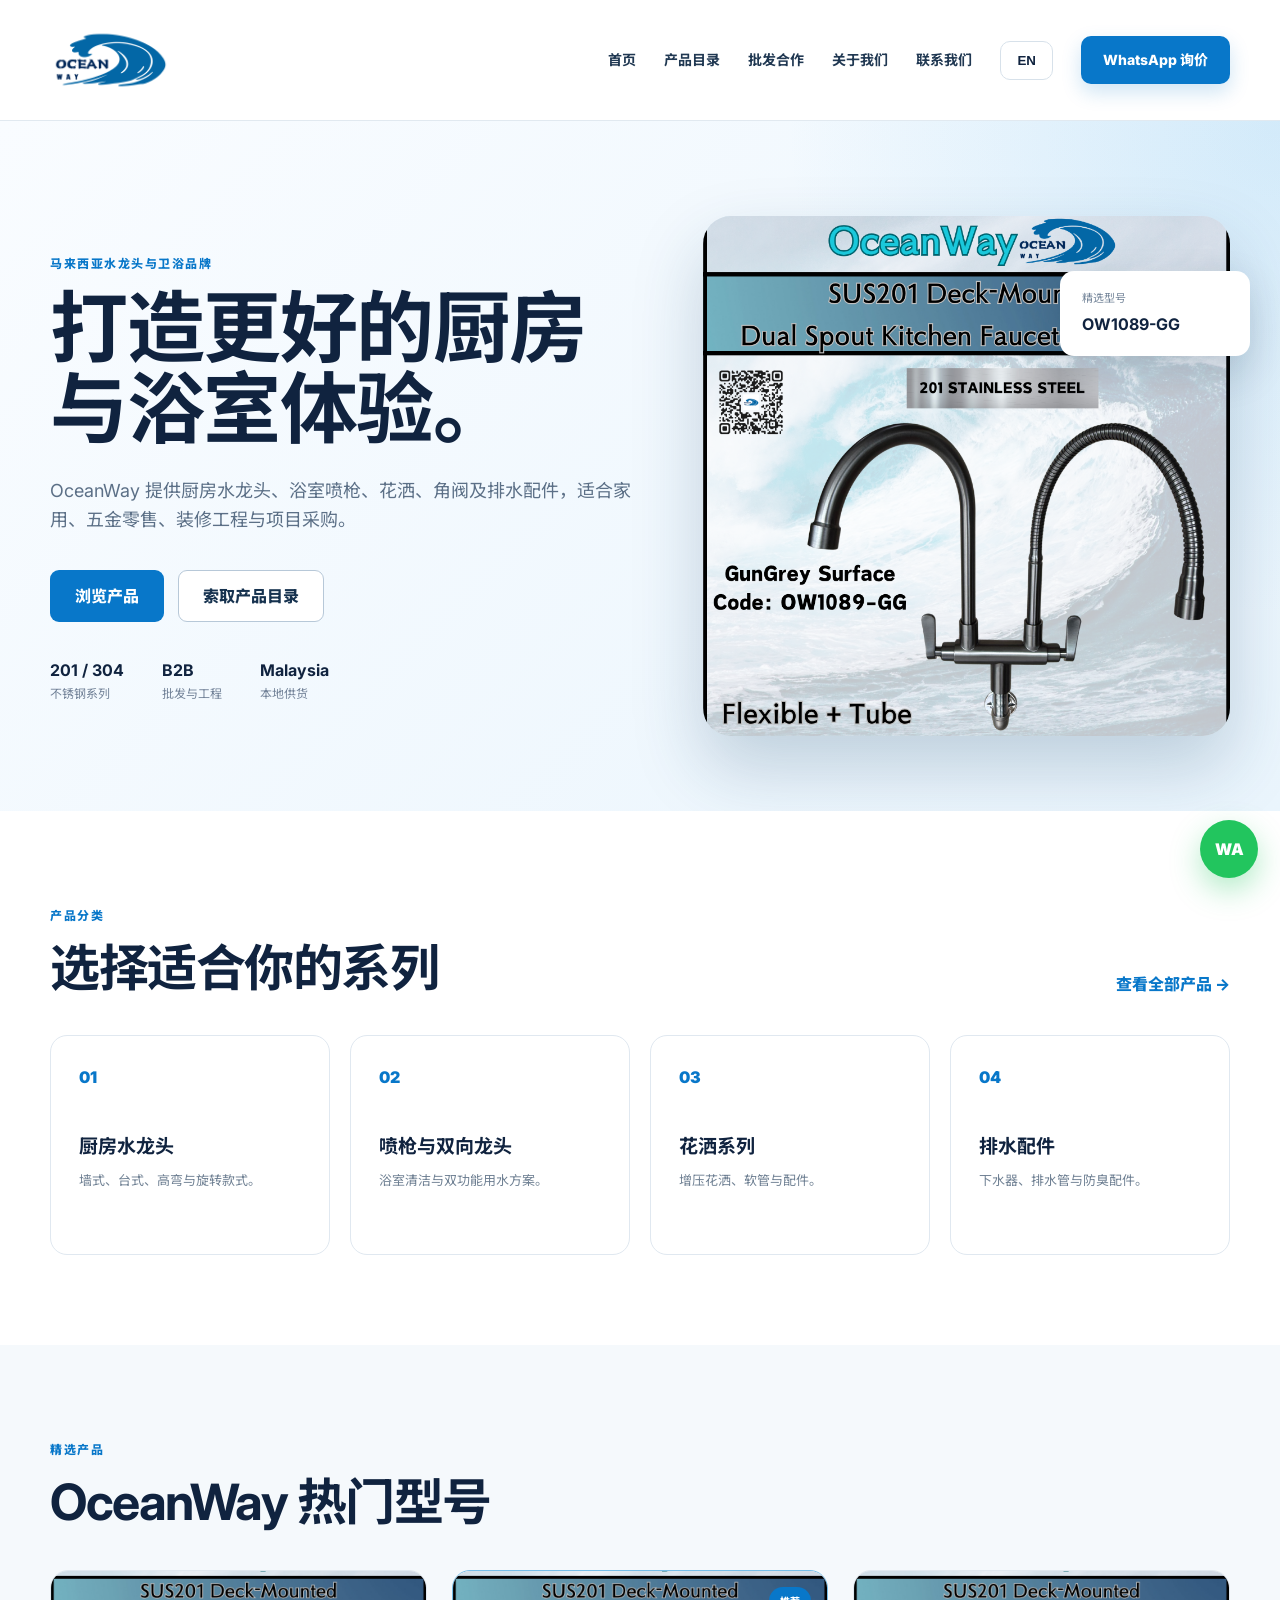
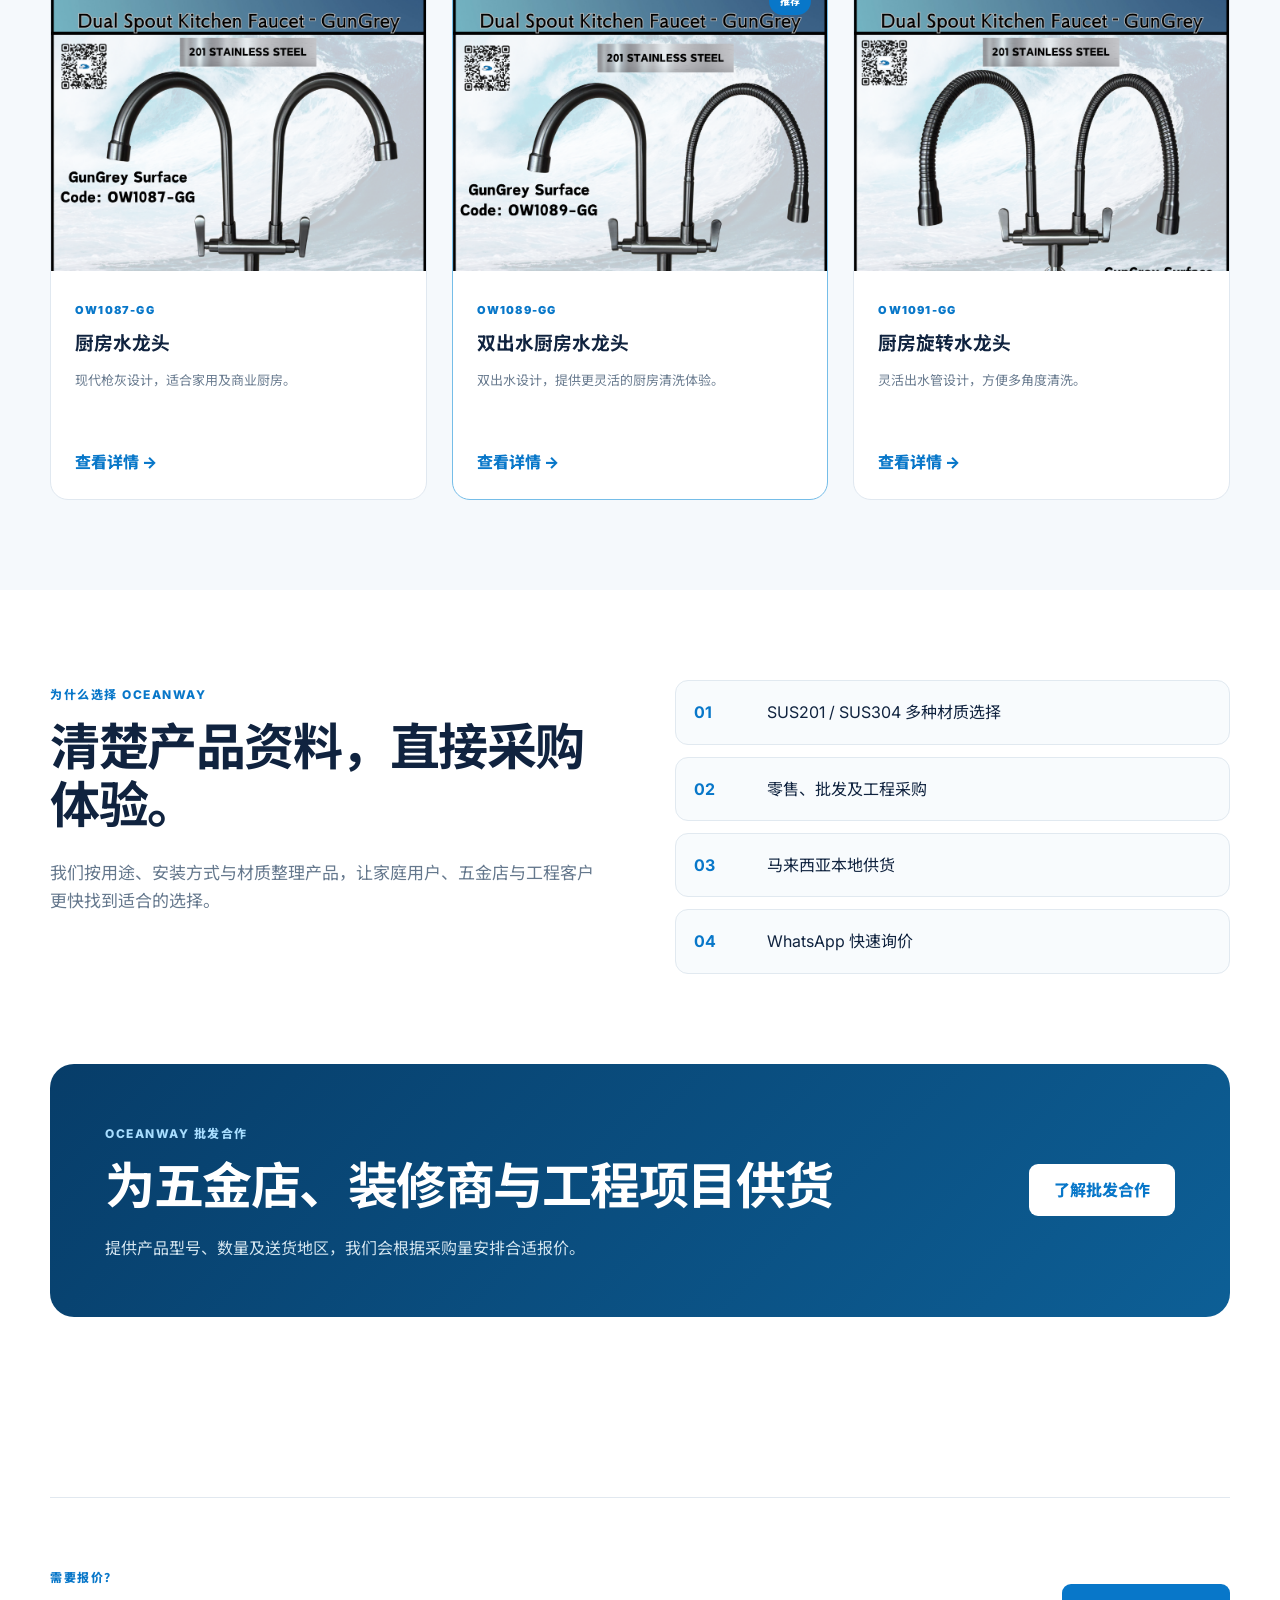
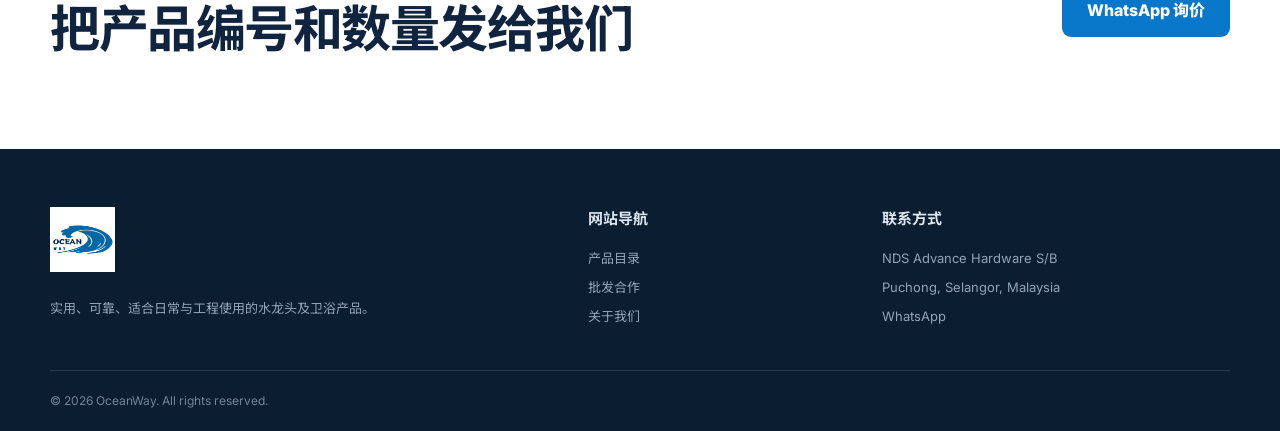
<file: index.html>
<!DOCTYPE html>
<html lang="zh">
<head>
  <meta charset="UTF-8">
  <meta name="viewport" content="width=device-width, initial-scale=1.0">
  <meta name="theme-color" content="#0b4f7d">
  <title>OceanWay Faucet | Kitchen & Bathroom Solutions</title>
  <meta name="description" content="OceanWay supplies kitchen faucets, bathroom fittings and sanitary accessories for retail, wholesale and project buyers in Malaysia.">
  <link rel="preconnect" href="https://fonts.googleapis.com">
  <link rel="preconnect" href="https://fonts.gstatic.com" crossorigin>
  <link href="https://fonts.googleapis.com/css2?family=Inter:wght@400;500;600;700;800&family=Noto+Sans+SC:wght@400;500;600;700;800&display=swap" rel="stylesheet">
  <link rel="stylesheet" href="assets/styles.css">
</head>
<body>
  <!-- HEADER -->
  <header class="site-header">
    <div class="container header-inner">
      <a class="brand" href="index.html" aria-label="OceanWay Home">
        <img src="assets/images/Oceanway-LOGO.png" alt="Oceanway-LOGO.png" class="brand-logo">
      </a>
      <button class="mobile-menu" id="mobileMenu" aria-label="Open Menu">☰</button>
      <nav class="main-nav" id="mainNav">
        <a href="index.html" data-zh="首页" data-en="Home">首页</a>
        <a href="products.html" data-zh="产品目录" data-en="Products">产品目录</a>
        <a href="wholesale.html" data-zh="批发合作" data-en="Wholesale">批发合作</a>
        <a href="about.html" data-zh="关于我们" data-en="About">关于我们</a>
        <a href="contact.html" data-zh="联系我们" data-en="Contact">联系我们</a>
      </nav>
      <button class="language-button" id="languageButton">EN</button>
      <a
  class="header-whatsapp whatsapp-link"
  href="#"
  data-message="Hi OceanWay, I would like to enquire about your products."
>
  WhatsApp 询价
</a>
    </div>
  </header>

  <main>
    <!-- HERO -->
    <section class="hero">
      <div class="container hero-grid">
        <div class="hero-content">
          <span class="eyebrow" data-zh="马来西亚水龙头与卫浴品牌" data-en="Malaysia Faucet & Sanitary Brand">马来西亚水龙头与卫浴品牌</span>
          <h1 data-zh="打造更好的厨房与浴室体验。" data-en="Create a better kitchen and bathroom experience.">打造更好的厨房与浴室体验。</h1>
          <p data-zh="OceanWay 提供厨房水龙头、浴室喷枪、花洒、角阀及排水配件，适合家用、五金零售、装修工程与项目采购。" data-en="OceanWay supplies kitchen faucets, bidet sets, shower products, angle valves and drainage accessories for homes, retailers, contractors and projects.">OceanWay 提供厨房水龙头、浴室喷枪、花洒、角阀及排水配件，适合家用、五金零售、装修工程与项目采购。</p>
          <div class="hero-actions">
            <a class="button button-primary" href="products.html" data-zh="浏览产品" data-en="Browse Products">浏览产品</a>
            <a class="button button-secondary whatsapp-link" href="#" data-message="Hi OceanWay, I would like to request your product catalogue." data-zh="索取产品目录" data-en="Request Catalogue">索取产品目录</a>
          </div>
          <div class="hero-highlights">
            <div><strong>201 / 304</strong><span data-zh="不锈钢系列" data-en="Stainless Series">不锈钢系列</span></div>
            <div><strong>B2B</strong><span data-zh="批发与工程" data-en="Wholesale & Projects">批发与工程</span></div>
            <div><strong>Malaysia</strong><span data-zh="本地供货" data-en="Local Supply">本地供货</span></div>
          </div>
        </div>
        <div class="hero-visual">
          <div class="hero-image-card"><img src="assets/images/OW1089-GG.png" alt="OceanWay OW1089 Kitchen Faucet"></div>
          <div class="hero-floating-card"><span data-zh="精选型号" data-en="Featured Model">精选型号</span><strong>OW1089-GG</strong></div>
        </div>
      </div>
    </section>

    <!-- CATEGORIES -->
    <section class="section">
      <div class="container">
        <div class="section-heading">
          <div><span class="eyebrow" data-zh="产品分类" data-en="Categories">产品分类</span><h2 data-zh="选择适合你的系列" data-en="Explore our product range">选择适合你的系列</h2></div>
          <a class="text-link" href="products.html" data-zh="查看全部产品 →" data-en="View All Products →">查看全部产品 →</a>
        </div>
        <div class="category-grid">
          <a class="category-card" href="products.html?category=kitchen"><span class="category-number">01</span><h3 data-zh="厨房水龙头" data-en="Kitchen Faucets">厨房水龙头</h3><p data-zh="墙式、台式、高弯与旋转款式。" data-en="Wall, deck, high-arc and swivel models.">墙式、台式、高弯与旋转款式。</p></a>
          <a class="category-card" href="products.html?category=bidet"><span class="category-number">02</span><h3 data-zh="喷枪与双向龙头" data-en="Bidet & Two-Way">喷枪与双向龙头</h3><p data-zh="浴室清洁与双功能用水方案。" data-en="Bathroom cleaning and dual-function solutions.">浴室清洁与双功能用水方案。</p></a>
          <a class="category-card" href="products.html?category=shower"><span class="category-number">03</span><h3 data-zh="花洒系列" data-en="Shower Series">花洒系列</h3><p data-zh="增压花洒、软管与配件。" data-en="Pressure showers, hoses and accessories.">增压花洒、软管与配件。</p></a>
          <a class="category-card" href="products.html?category=drain"><span class="category-number">04</span><h3 data-zh="排水配件" data-en="Drainage">排水配件</h3><p data-zh="下水器、排水管与防臭配件。" data-en="Pop-up wastes, traps and drainage accessories.">下水器、排水管与防臭配件。</p></a>
        </div>
      </div>
    </section>

    <!-- FEATURED PRODUCTS -->
    <section class="section section-soft">
      <div class="container">
        <div class="section-heading"><div><span class="eyebrow" data-zh="精选产品" data-en="Featured Products">精选产品</span><h2 data-zh="OceanWay 热门型号" data-en="Popular OceanWay Models">OceanWay 热门型号</h2></div></div>
        <div class="product-grid">
          <article class="product-card"><a class="product-image" href="product.html?code=OW1087"><img src="assets/images/OW087-GG.png" alt="OceanWay OW1087 Faucet"></a><div class="product-content"><span class="product-code">OW1087-GG</span><h3 data-zh="厨房水龙头" data-en="Kitchen Faucet">厨房水龙头</h3><p data-zh="现代枪灰设计，适合家用及商业厨房。" data-en="Modern gun-grey design for residential and commercial kitchens.">现代枪灰设计，适合家用及商业厨房。</p><a class="text-link" href="product.html?code=OW1087" data-zh="查看详情 →" data-en="View Details →">查看详情 →</a></div></article>
          <article class="product-card product-card-featured"><span class="featured-label" data-zh="推荐" data-en="Featured">推荐</span><a class="product-image" href="product.html?code=OW1089"><img src="assets/images/OW1089-GG.png" alt="OceanWay OW1089 Faucet"></a><div class="product-content"><span class="product-code">OW1089-GG</span><h3 data-zh="双出水厨房水龙头" data-en="Dual Spout Kitchen Faucet">双出水厨房水龙头</h3><p data-zh="双出水设计，提供更灵活的厨房清洗体验。" data-en="Dual-spout design for a more flexible kitchen washing experience.">双出水设计，提供更灵活的厨房清洗体验。</p><a class="text-link" href="product.html?code=OW1089" data-zh="查看详情 →" data-en="View Details →">查看详情 →</a></div></article>
          <article class="product-card"><a class="product-image" href="product.html?code=OW1091"><img src="assets/images/OW1091-GG.png" alt="OceanWay OW1091 Faucet"></a><div class="product-content"><span class="product-code">OW1091-GG</span><h3 data-zh="厨房旋转水龙头" data-en="Swivel Kitchen Faucet">厨房旋转水龙头</h3><p data-zh="灵活出水管设计，方便多角度清洗。" data-en="Flexible spout design for convenient multi-angle washing.">灵活出水管设计，方便多角度清洗。</p><a class="text-link" href="product.html?code=OW1091" data-zh="查看详情 →" data-en="View Details →">查看详情 →</a></div></article>
        </div>
      </div>
    </section>

    <!-- WHY OCEANWAY -->
    <section class="section">
      <div class="container why-grid">
        <div><span class="eyebrow" data-zh="为什么选择 OceanWay" data-en="Why OceanWay">为什么选择 OceanWay</span><h2 data-zh="清楚产品资料，直接采购体验。" data-en="Clear product details. Direct sourcing experience.">清楚产品资料，直接采购体验。</h2><p data-zh="我们按用途、安装方式与材质整理产品，让家庭用户、五金店与工程客户更快找到适合的选择。" data-en="We organise products by use, installation and material so homeowners, retailers and project buyers can find suitable options faster.">我们按用途、安装方式与材质整理产品，让家庭用户、五金店与工程客户更快找到适合的选择。</p></div>
        <div class="why-list"><div><strong>01</strong><span data-zh="SUS201 / SUS304 多种材质选择" data-en="SUS201 / SUS304 material options">SUS201 / SUS304 多种材质选择</span></div><div><strong>02</strong><span data-zh="零售、批发及工程采购" data-en="Retail, wholesale and project supply">零售、批发及工程采购</span></div><div><strong>03</strong><span data-zh="马来西亚本地供货" data-en="Local Malaysia supply">马来西亚本地供货</span></div><div><strong>04</strong><span data-zh="WhatsApp 快速询价" data-en="Fast WhatsApp enquiries">WhatsApp 快速询价</span></div></div>
      </div>
    </section>

    <!-- WHOLESALE -->
    <section class="section wholesale-section">
      <div class="container wholesale-card">
        <div><span class="eyebrow eyebrow-light" data-zh="OceanWay 批发合作" data-en="OceanWay Wholesale">OceanWay 批发合作</span><h2 data-zh="为五金店、装修商与工程项目供货" data-en="Supply for retailers, contractors and projects">为五金店、装修商与工程项目供货</h2><p data-zh="提供产品型号、数量及送货地区，我们会根据采购量安排合适报价。" data-en="Share the model, quantity and delivery area, and we will prepare a suitable quotation.">提供产品型号、数量及送货地区，我们会根据采购量安排合适报价。</p></div>
        <a class="button button-white" href="wholesale.html" data-zh="了解批发合作" data-en="Explore Wholesale">了解批发合作</a>
      </div>
    </section>

    <!-- FINAL CTA -->
    <section class="section"><div class="container final-cta"><div><span class="eyebrow" data-zh="需要报价？" data-en="Need a quotation?">需要报价？</span><h2 data-zh="把产品编号和数量发给我们" data-en="Send us the model and quantity">把产品编号和数量发给我们</h2></div><a class="button button-primary whatsapp-link" href="#" data-message="Hi OceanWay, I would like to request a quotation." data-zh="WhatsApp 询价" data-en="Enquire on WhatsApp">WhatsApp 询价</a></div></section>
  </main>

  <!-- FOOTER -->
  <footer class="site-footer">
    <div class="container footer-grid">
      <div><img src="assets/images/Oceanway-LOGO.png" alt="Logo" class="footer-logo"><p data-zh="实用、可靠、适合日常与工程使用的水龙头及卫浴产品。" data-en="Practical and reliable faucet and sanitary products for daily and project use.">实用、可靠、适合日常与工程使用的水龙头及卫浴产品。</p></div>
      <div><h3 data-zh="网站导航" data-en="Navigation">网站导航</h3><a href="products.html" data-zh="产品目录" data-en="Products">产品目录</a><a href="wholesale.html" data-zh="批发合作" data-en="Wholesale">批发合作</a><a href="about.html" data-zh="关于我们" data-en="About">关于我们</a></div>
      <div><h3 data-zh="联系方式" data-en="Contact">联系方式</h3><span>NDS Advance Hardware S/B</span><span>Puchong, Selangor, Malaysia</span><a href="#" class="whatsapp-link" data-message="Hi OceanWay, I would like to know more about your products.">WhatsApp</a></div>
    </div>
    <div class="container footer-bottom">© 2026 OceanWay. All rights reserved.</div>
  </footer>

  <a class="floating-whatsapp whatsapp-link" href="#" data-message="Hi OceanWay, I would like to enquire about your products." aria-label="WhatsApp">WA</a>
  <script src="assets/script.js"></script>
</body>
</html>
</file>
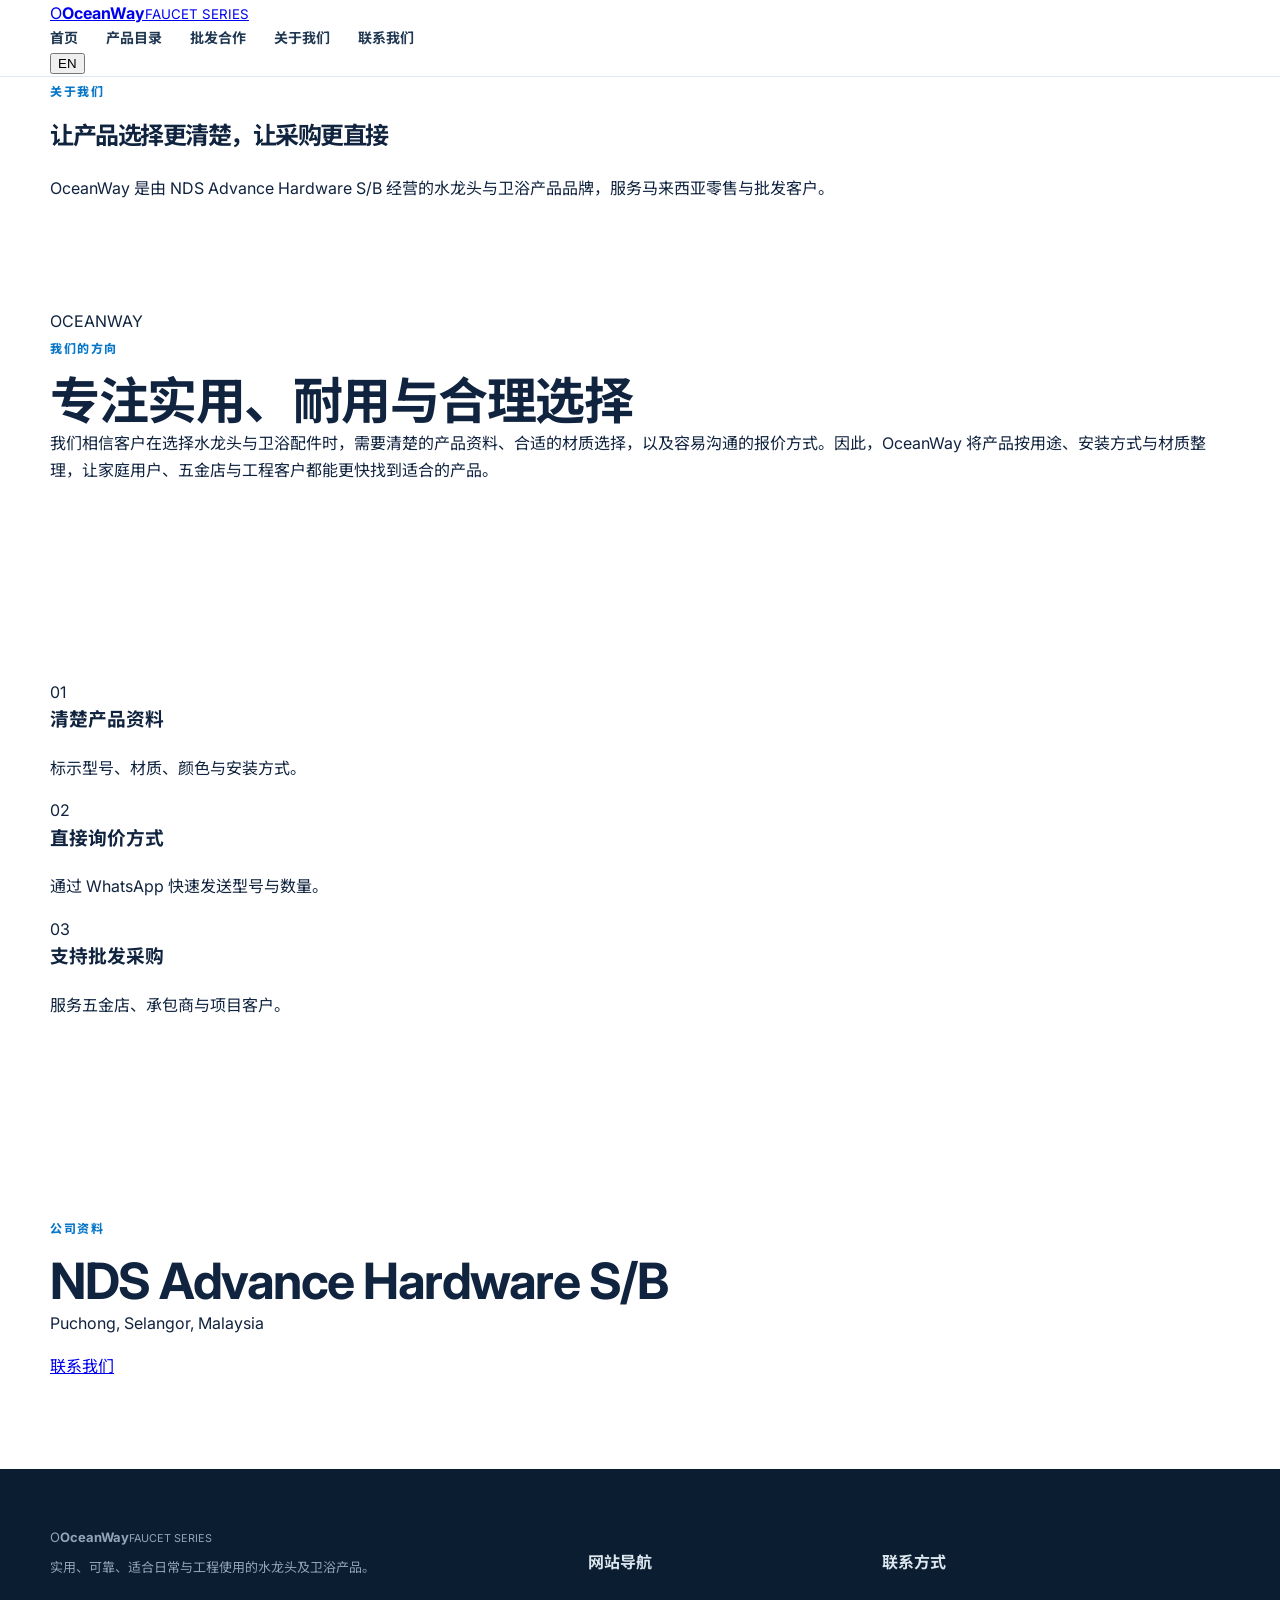
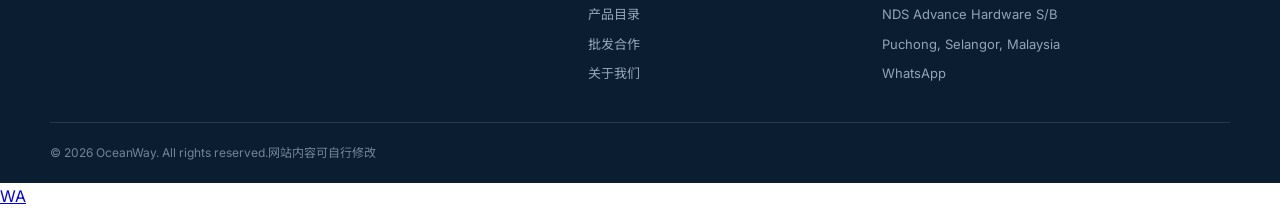
<file: about.html>
<!DOCTYPE html><html lang="zh"><head><meta charset="UTF-8">
<meta name="viewport" content="width=device-width, initial-scale=1.0">
<meta name="theme-color" content="#0877c9">
<link rel="preconnect" href="https://fonts.googleapis.com">
<link rel="preconnect" href="https://fonts.gstatic.com" crossorigin>
<link href="https://fonts.googleapis.com/css2?family=Inter:wght@400;500;600;700;800&family=Noto+Sans+SC:wght@400;500;600;700;800&display=swap" rel="stylesheet">
<link rel="stylesheet" href="assets/styles.css"><title>About | OceanWay Faucet</title></head><body><header class="site-header">
<div class="container nav-wrap">
<a class="brand" href="index.html">
<span class="brand-icon">O</span>
<span><b>OceanWay</b><small>FAUCET SERIES</small></span>
</a>
<button class="mobile-menu" aria-label="Menu">☰</button>
<nav class="main-nav">
<a href="index.html" data-zh="首页" data-en="Home">首页</a>
<a href="products.html" data-zh="产品目录" data-en="Products">产品目录</a>
<a href="wholesale.html" data-zh="批发合作" data-en="Wholesale">批发合作</a>
<a href="about.html" data-zh="关于我们" data-en="About">关于我们</a>
<a href="contact.html" data-zh="联系我们" data-en="Contact">联系我们</a>
</nav>
<button class="lang-switch">EN</button>
</div>
</header>
<main><section class="page-hero"><div class="container"><span class="eyebrow" data-zh="关于我们" data-en="About Us">关于我们</span><h1 data-zh="让产品选择更清楚，让采购更直接" data-en="Clearer product choices. More direct sourcing.">让产品选择更清楚，<br>让采购更直接</h1><p data-zh="OceanWay 是由 NDS Advance Hardware S/B 经营的水龙头与卫浴产品品牌，服务马来西亚零售与批发客户。" data-en="OceanWay is a faucet and sanitary product brand operated by NDS Advance Hardware S/B, serving retail and wholesale customers in Malaysia.">OceanWay 是由 NDS Advance Hardware S/B 经营的水龙头与卫浴产品品牌，服务马来西亚零售与批发客户。</p></div></section>
<section class="section"><div class="container about-story"><div class="about-visual"><span>OCEANWAY</span></div><div><span class="eyebrow" data-zh="我们的方向" data-en="Our Direction">我们的方向</span><h2 data-zh="专注实用、耐用与合理选择" data-en="Focused on practical, durable choices">专注实用、耐用与合理选择</h2><p data-zh="我们相信客户在选择水龙头与卫浴配件时，需要清楚的产品资料、合适的材质选择，以及容易沟通的报价方式。因此，OceanWay 将产品按用途、安装方式与材质整理，让家庭用户、五金店与工程客户都能更快找到适合的产品。" data-en="We believe customers need clear product information, suitable material options and straightforward quotations when choosing faucets and sanitary accessories. OceanWay organises products by use, installation and material so homeowners, retailers and project buyers can find suitable products faster.">我们相信客户在选择水龙头与卫浴配件时，需要清楚的产品资料、合适的材质选择，以及容易沟通的报价方式。因此，OceanWay 将产品按用途、安装方式与材质整理，让家庭用户、五金店与工程客户都能更快找到适合的产品。</p></div></div></section>
<section class="section soft"><div class="container value-grid"><div><span>01</span><h3 data-zh="清楚产品资料" data-en="Clear Product Details">清楚产品资料</h3><p data-zh="标示型号、材质、颜色与安装方式。" data-en="Model, material, finish and installation details.">标示型号、材质、颜色与安装方式。</p></div><div><span>02</span><h3 data-zh="直接询价方式" data-en="Direct Enquiries">直接询价方式</h3><p data-zh="通过 WhatsApp 快速发送型号与数量。" data-en="Send models and quantities directly through WhatsApp.">通过 WhatsApp 快速发送型号与数量。</p></div><div><span>03</span><h3 data-zh="支持批发采购" data-en="Wholesale Support">支持批发采购</h3><p data-zh="服务五金店、承包商与项目客户。" data-en="Supporting retailers, contractors and projects.">服务五金店、承包商与项目客户。</p></div></div></section>
<section class="section"><div class="container company-card"><div><span class="eyebrow" data-zh="公司资料" data-en="Company Information">公司资料</span><h2>NDS Advance Hardware S/B</h2><p>Puchong, Selangor, Malaysia</p></div><a href="contact.html" class="btn primary" data-zh="联系我们" data-en="Contact Us">联系我们</a></div></section>
</main><footer class="site-footer">
<div class="container footer-grid">
<div>
<a class="brand footer-brand" href="index.html"><span class="brand-icon">O</span><span><b>OceanWay</b><small>FAUCET SERIES</small></span></a>
<p data-zh="实用、可靠、适合日常与工程使用的水龙头及卫浴产品。" data-en="Practical and reliable faucet and sanitary products for daily and project use.">实用、可靠、适合日常与工程使用的水龙头及卫浴产品。</p>
</div>
<div><h4 data-zh="网站导航" data-en="Navigation">网站导航</h4>
<a href="products.html" data-zh="产品目录" data-en="Products">产品目录</a>
<a href="wholesale.html" data-zh="批发合作" data-en="Wholesale">批发合作</a>
<a href="about.html" data-zh="关于我们" data-en="About">关于我们</a>
</div>
<div><h4 data-zh="联系方式" data-en="Contact">联系方式</h4>
<span>NDS Advance Hardware S/B</span>
<span>Puchong, Selangor, Malaysia</span>
<a href="#" class="wa-link" data-message="Hi OceanWay, I would like to know more about your products.">WhatsApp</a>
</div>
</div>
<div class="container footer-bottom"><span>© 2026 OceanWay. All rights reserved.</span><span data-zh="网站内容可自行修改" data-en="Website content is editable">网站内容可自行修改</span></div>
</footer>
<a class="floating-wa wa-link" href="#" data-message="Hi OceanWay, I would like to enquire about your products.">WA</a>
<script src="assets/script.js"></script></body></html>
</file>
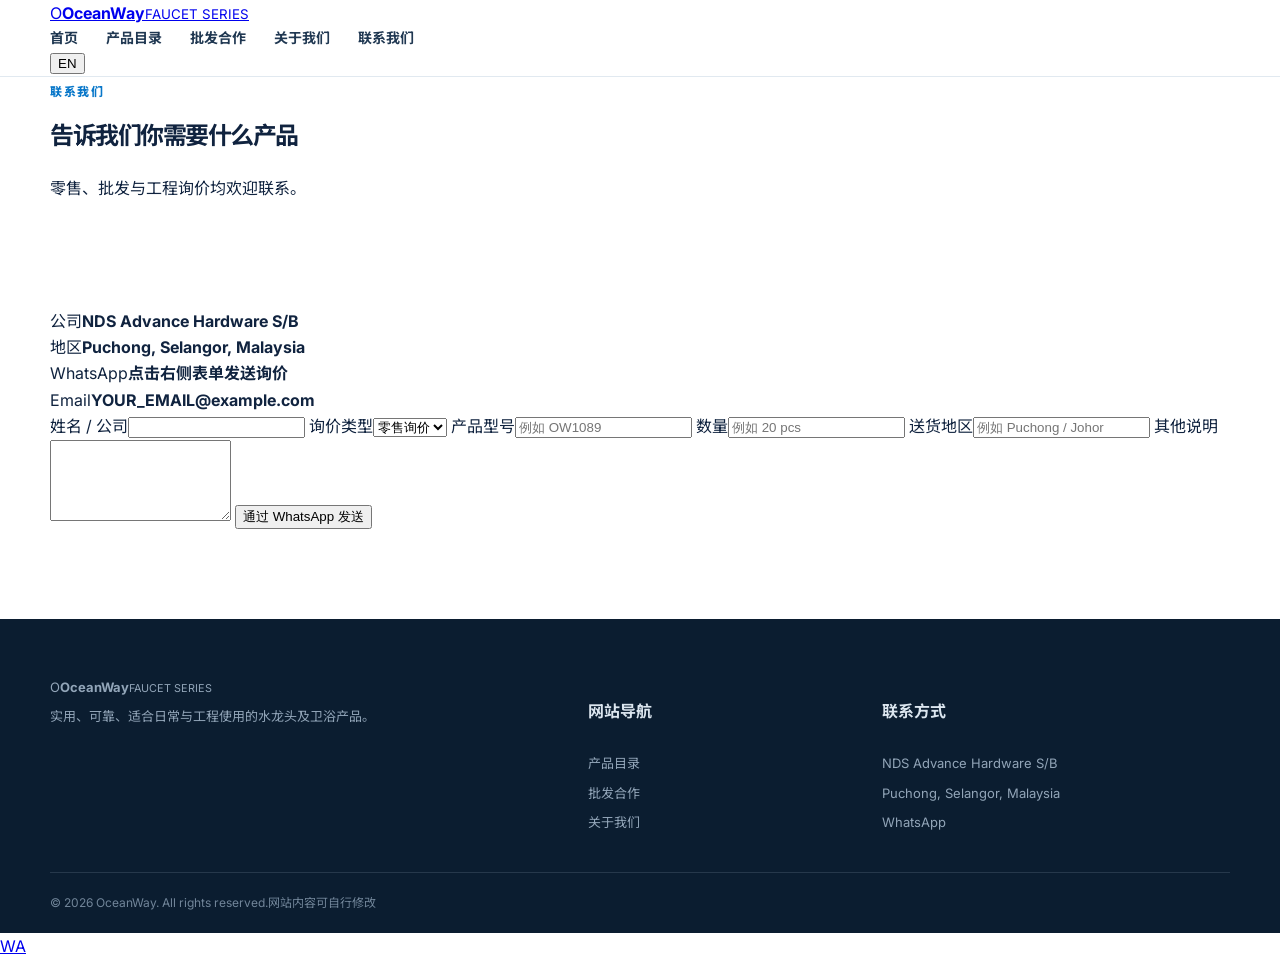
<file: contact.html>
<!DOCTYPE html><html lang="zh"><head><meta charset="UTF-8">
<meta name="viewport" content="width=device-width, initial-scale=1.0">
<meta name="theme-color" content="#0877c9">
<link rel="preconnect" href="https://fonts.googleapis.com">
<link rel="preconnect" href="https://fonts.gstatic.com" crossorigin>
<link href="https://fonts.googleapis.com/css2?family=Inter:wght@400;500;600;700;800&family=Noto+Sans+SC:wght@400;500;600;700;800&display=swap" rel="stylesheet">
<link rel="stylesheet" href="assets/styles.css"><title>Contact | OceanWay Faucet</title></head><body><header class="site-header">
<div class="container nav-wrap">
<a class="brand" href="index.html">
<span class="brand-icon">O</span>
<span><b>OceanWay</b><small>FAUCET SERIES</small></span>
</a>
<button class="mobile-menu" aria-label="Menu">☰</button>
<nav class="main-nav">
<a href="index.html" data-zh="首页" data-en="Home">首页</a>
<a href="products.html" data-zh="产品目录" data-en="Products">产品目录</a>
<a href="wholesale.html" data-zh="批发合作" data-en="Wholesale">批发合作</a>
<a href="about.html" data-zh="关于我们" data-en="About">关于我们</a>
<a href="contact.html" data-zh="联系我们" data-en="Contact">联系我们</a>
</nav>
<button class="lang-switch">EN</button>
</div>
</header>
<main><section class="page-hero"><div class="container"><span class="eyebrow" data-zh="联系我们" data-en="Contact Us">联系我们</span><h1 data-zh="告诉我们你需要什么产品" data-en="Tell us what product you need">告诉我们你需要什么产品</h1><p data-zh="零售、批发与工程询价均欢迎联系。" data-en="Retail, wholesale and project enquiries are welcome.">零售、批发与工程询价均欢迎联系。</p></div></section>
<section class="section"><div class="container contact-grid">
<div class="contact-info"><div><span data-zh="公司" data-en="Company">公司</span><b>NDS Advance Hardware S/B</b></div><div><span data-zh="地区" data-en="Location">地区</span><b>Puchong, Selangor, Malaysia</b></div><div><span>WhatsApp</span><b data-zh="点击右侧表单发送询价" data-en="Use the form to start an enquiry">点击右侧表单发送询价</b></div><div><span>Email</span><b>YOUR_EMAIL@example.com</b></div></div>
<form class="contact-form" id="waForm">
<label><span data-zh="姓名 / 公司" data-en="Name / Company">姓名 / 公司</span><input name="name" required></label>
<label><span data-zh="询价类型" data-en="Enquiry Type">询价类型</span><select name="type"><option data-zh="零售询价" data-en="Retail Enquiry">零售询价</option><option data-zh="批发询价" data-en="Wholesale Enquiry">批发询价</option><option data-zh="工程采购" data-en="Project Enquiry">工程采购</option></select></label>
<label><span data-zh="产品型号" data-en="Product Model">产品型号</span><input name="model" placeholder="例如 OW1089"></label>
<label><span data-zh="数量" data-en="Quantity">数量</span><input name="quantity" placeholder="例如 20 pcs"></label>
<label><span data-zh="送货地区" data-en="Delivery Area">送货地区</span><input name="area" placeholder="例如 Puchong / Johor"></label>
<label><span data-zh="其他说明" data-en="Message">其他说明</span><textarea name="message" rows="5"></textarea></label>
<button class="btn primary" type="submit" data-zh="通过 WhatsApp 发送" data-en="Send via WhatsApp">通过 WhatsApp 发送</button>
</form>
</div></section></main><footer class="site-footer">
<div class="container footer-grid">
<div>
<a class="brand footer-brand" href="index.html"><span class="brand-icon">O</span><span><b>OceanWay</b><small>FAUCET SERIES</small></span></a>
<p data-zh="实用、可靠、适合日常与工程使用的水龙头及卫浴产品。" data-en="Practical and reliable faucet and sanitary products for daily and project use.">实用、可靠、适合日常与工程使用的水龙头及卫浴产品。</p>
</div>
<div><h4 data-zh="网站导航" data-en="Navigation">网站导航</h4>
<a href="products.html" data-zh="产品目录" data-en="Products">产品目录</a>
<a href="wholesale.html" data-zh="批发合作" data-en="Wholesale">批发合作</a>
<a href="about.html" data-zh="关于我们" data-en="About">关于我们</a>
</div>
<div><h4 data-zh="联系方式" data-en="Contact">联系方式</h4>
<span>NDS Advance Hardware S/B</span>
<span>Puchong, Selangor, Malaysia</span>
<a href="#" class="wa-link" data-message="Hi OceanWay, I would like to know more about your products.">WhatsApp</a>
</div>
</div>
<div class="container footer-bottom"><span>© 2026 OceanWay. All rights reserved.</span><span data-zh="网站内容可自行修改" data-en="Website content is editable">网站内容可自行修改</span></div>
</footer>
<a class="floating-wa wa-link" href="#" data-message="Hi OceanWay, I would like to enquire about your products.">WA</a>
<script src="assets/script.js"></script></body></html>
</file>
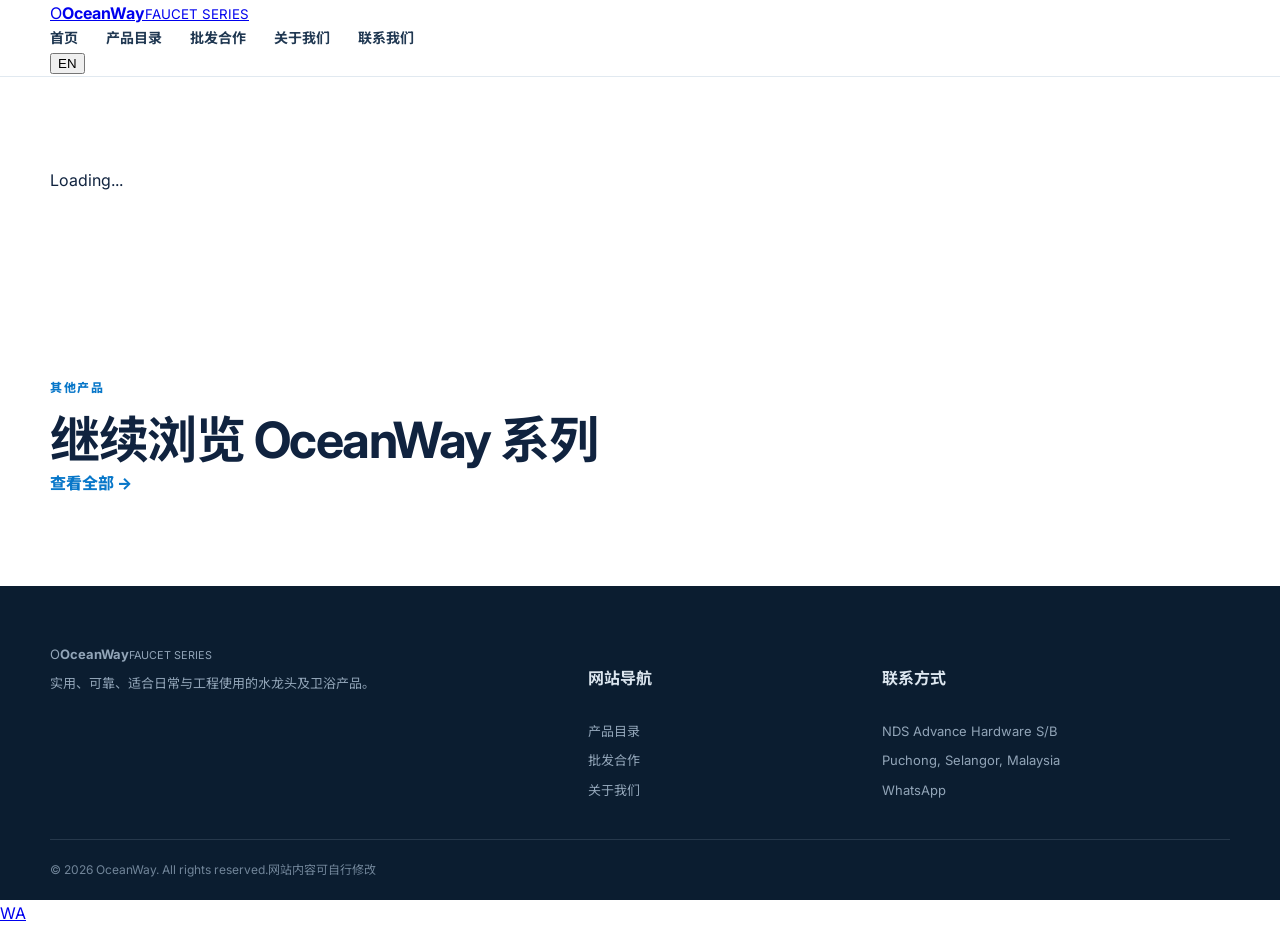
<file: product.html>
<!DOCTYPE html><html lang="zh"><head><meta charset="UTF-8">
<meta name="viewport" content="width=device-width, initial-scale=1.0">
<meta name="theme-color" content="#0877c9">
<link rel="preconnect" href="https://fonts.googleapis.com">
<link rel="preconnect" href="https://fonts.gstatic.com" crossorigin>
<link href="https://fonts.googleapis.com/css2?family=Inter:wght@400;500;600;700;800&family=Noto+Sans+SC:wght@400;500;600;700;800&display=swap" rel="stylesheet">
<link rel="stylesheet" href="assets/styles.css"><title>Product Details | OceanWay Faucet</title></head><body><header class="site-header">
<div class="container nav-wrap">
<a class="brand" href="index.html">
<span class="brand-icon">O</span>
<span><b>OceanWay</b><small>FAUCET SERIES</small></span>
</a>
<button class="mobile-menu" aria-label="Menu">☰</button>
<nav class="main-nav">
<a href="index.html" data-zh="首页" data-en="Home">首页</a>
<a href="products.html" data-zh="产品目录" data-en="Products">产品目录</a>
<a href="wholesale.html" data-zh="批发合作" data-en="Wholesale">批发合作</a>
<a href="about.html" data-zh="关于我们" data-en="About">关于我们</a>
<a href="contact.html" data-zh="联系我们" data-en="Contact">联系我们</a>
</nav>
<button class="lang-switch">EN</button>
</div>
</header>
<main><section class="section"><div class="container product-detail" id="productDetail"><div class="loading">Loading...</div></div></section>
<section class="section soft"><div class="container"><div class="section-head"><div><span class="eyebrow" data-zh="其他产品" data-en="More Products">其他产品</span><h2 data-zh="继续浏览 OceanWay 系列" data-en="Explore more OceanWay products">继续浏览 OceanWay 系列</h2></div><a href="products.html" class="text-link" data-zh="查看全部 →" data-en="View All →">查看全部 →</a></div></div></section></main>
<script>window.OCEANWAY_PRODUCTS=[{"code": "OW1087", "category": "kitchen", "name_zh": "厨房单冷水龙头", "name_en": "Kitchen Cold Faucet", "material": "201 Stainless Steel", "finish": "Gun Grey", "mount": "Deck Mounted", "desc_zh": "简约实用设计，适合厨房水槽、洗衣区及日常家用。", "desc_en": "A practical everyday faucet for kitchen sinks, laundry areas and residential use."}, {"code": "OW1089", "category": "kitchen", "name_zh": "厨房高弯水龙头", "name_en": "High Arc Kitchen Faucet", "material": "201 Stainless Steel", "finish": "Gun Grey", "mount": "Deck Mounted", "desc_zh": "高弯出水设计，提供更大的清洗空间，适合较深水槽。", "desc_en": "High-arc outlet provides more washing space and suits deeper kitchen sinks."}, {"code": "OW1091", "category": "kitchen", "name_zh": "厨房旋转水龙头", "name_en": "Swivel Kitchen Faucet", "material": "201 Stainless Steel", "finish": "Gun Grey", "mount": "Deck Mounted", "desc_zh": "可旋转出水管设计，方便多角度清洗与双槽使用。", "desc_en": "Swivel spout supports multi-angle washing and double-bowl sink use."}, {"code": "OW1003", "category": "kitchen", "name_zh": "墙式滚轮厨房水龙头", "name_en": "Wall Mounted Roller Faucet", "material": "201 Stainless Steel", "finish": "Gun Grey", "mount": "Wall Mounted", "desc_zh": "墙式安装与滚轮手柄设计，操作顺畅，适合厨房与洗衣区。", "desc_en": "Wall-mounted design with a smooth roller handle for kitchens and laundry areas."}, {"code": "OW1004", "category": "kitchen", "name_zh": "台式滚轮厨房水龙头", "name_en": "Deck Mounted Roller Faucet", "material": "201 Stainless Steel", "finish": "Gun Grey", "mount": "Deck Mounted", "desc_zh": "现代枪灰外观，台式安装，适合家用与商业厨房。", "desc_en": "Modern gun-grey finish with deck mounting for residential and commercial kitchens."}, {"code": "OW1012-GG", "category": "bidet", "name_zh": "双向增压喷枪龙头套装", "name_en": "Two-Way Pressure Bidet Set", "material": "Copper Body", "finish": "Gun Grey", "mount": "Wall Mounted", "desc_zh": "双向出水设计，配增压喷枪与喷枪架，适合浴室清洁。", "desc_en": "Two-way outlet with pressure bidet head and holder for everyday bathroom cleaning."}, {"code": "OW1012-SS", "category": "bidet", "name_zh": "双向增压喷枪龙头套装", "name_en": "Two-Way Pressure Bidet Set", "material": "Copper Body", "finish": "Stainless Silver", "mount": "Wall Mounted", "desc_zh": "亮银色双向套装，结合水龙头与喷枪功能，节省墙面空间。", "desc_en": "Silver two-way set combining faucet and bidet functions to save wall space."}, {"code": "OW7", "category": "drain", "name_zh": "40mm 加强型伸缩排水管", "name_en": "40mm Solid Flexible Trap", "material": "Reinforced Polymer", "finish": "White", "mount": "Basin / Sink", "desc_zh": "加强耐热设计，附 32mm 与 50mm 转换接头，适合多种排水安装。", "desc_en": "Heat-resistant reinforced trap with 32mm and 50mm adapters for flexible installation."}, {"code": "OW-SPA4", "category": "shower", "name_zh": "SPA 四功能增压花洒套装", "name_en": "SPA 4-Function Pressure Shower Set", "material": "ABS / Stainless Hose", "finish": "Sky Blue / Gun Grey", "mount": "Wall Mounted", "desc_zh": "四种出水模式，配 1.5 米增压软管，适合日常淋浴使用。", "desc_en": "Four spray modes with a 1.5m pressure hose for comfortable daily showering."}, {"code": "OW-304-TW", "category": "bidet", "name_zh": "SUS304 双向龙头带喷枪架", "name_en": "SUS304 Two-Way Faucet with Holder", "material": "SUS304", "finish": "Stainless Steel", "mount": "Wall Mounted", "desc_zh": "SUS304 不锈钢主体，双向出水并结合喷枪架设计。", "desc_en": "SUS304 stainless steel body with two-way outlet and integrated bidet holder."}, {"code": "OW-AV-GG", "category": "valve", "name_zh": "大流量角阀", "name_en": "Large Flow Angle Valve", "material": "Copper Body", "finish": "Gun Grey", "mount": "Wall Mounted", "desc_zh": "大流量通道设计，适合浴室、厨房及热水器进水连接。", "desc_en": "High-flow channel suitable for bathroom, kitchen and water-heater inlet connections."}, {"code": "OW-POP32", "category": "drain", "name_zh": "32mm 面盆弹跳下水器", "name_en": "32mm Basin Pop-Up Waste", "material": "Copper Core", "finish": "Chrome", "mount": "Basin", "desc_zh": "按压式开关，铜芯结构，适合标准 32mm 面盆排水口。", "desc_en": "Push-button operation with copper core for standard 32mm basin waste openings."}];</script><footer class="site-footer">
<div class="container footer-grid">
<div>
<a class="brand footer-brand" href="index.html"><span class="brand-icon">O</span><span><b>OceanWay</b><small>FAUCET SERIES</small></span></a>
<p data-zh="实用、可靠、适合日常与工程使用的水龙头及卫浴产品。" data-en="Practical and reliable faucet and sanitary products for daily and project use.">实用、可靠、适合日常与工程使用的水龙头及卫浴产品。</p>
</div>
<div><h4 data-zh="网站导航" data-en="Navigation">网站导航</h4>
<a href="products.html" data-zh="产品目录" data-en="Products">产品目录</a>
<a href="wholesale.html" data-zh="批发合作" data-en="Wholesale">批发合作</a>
<a href="about.html" data-zh="关于我们" data-en="About">关于我们</a>
</div>
<div><h4 data-zh="联系方式" data-en="Contact">联系方式</h4>
<span>NDS Advance Hardware S/B</span>
<span>Puchong, Selangor, Malaysia</span>
<a href="#" class="wa-link" data-message="Hi OceanWay, I would like to know more about your products.">WhatsApp</a>
</div>
</div>
<div class="container footer-bottom"><span>© 2026 OceanWay. All rights reserved.</span><span data-zh="网站内容可自行修改" data-en="Website content is editable">网站内容可自行修改</span></div>
</footer>
<a class="floating-wa wa-link" href="#" data-message="Hi OceanWay, I would like to enquire about your products.">WA</a>
<script src="assets/script.js"></script></body></html>
</file>
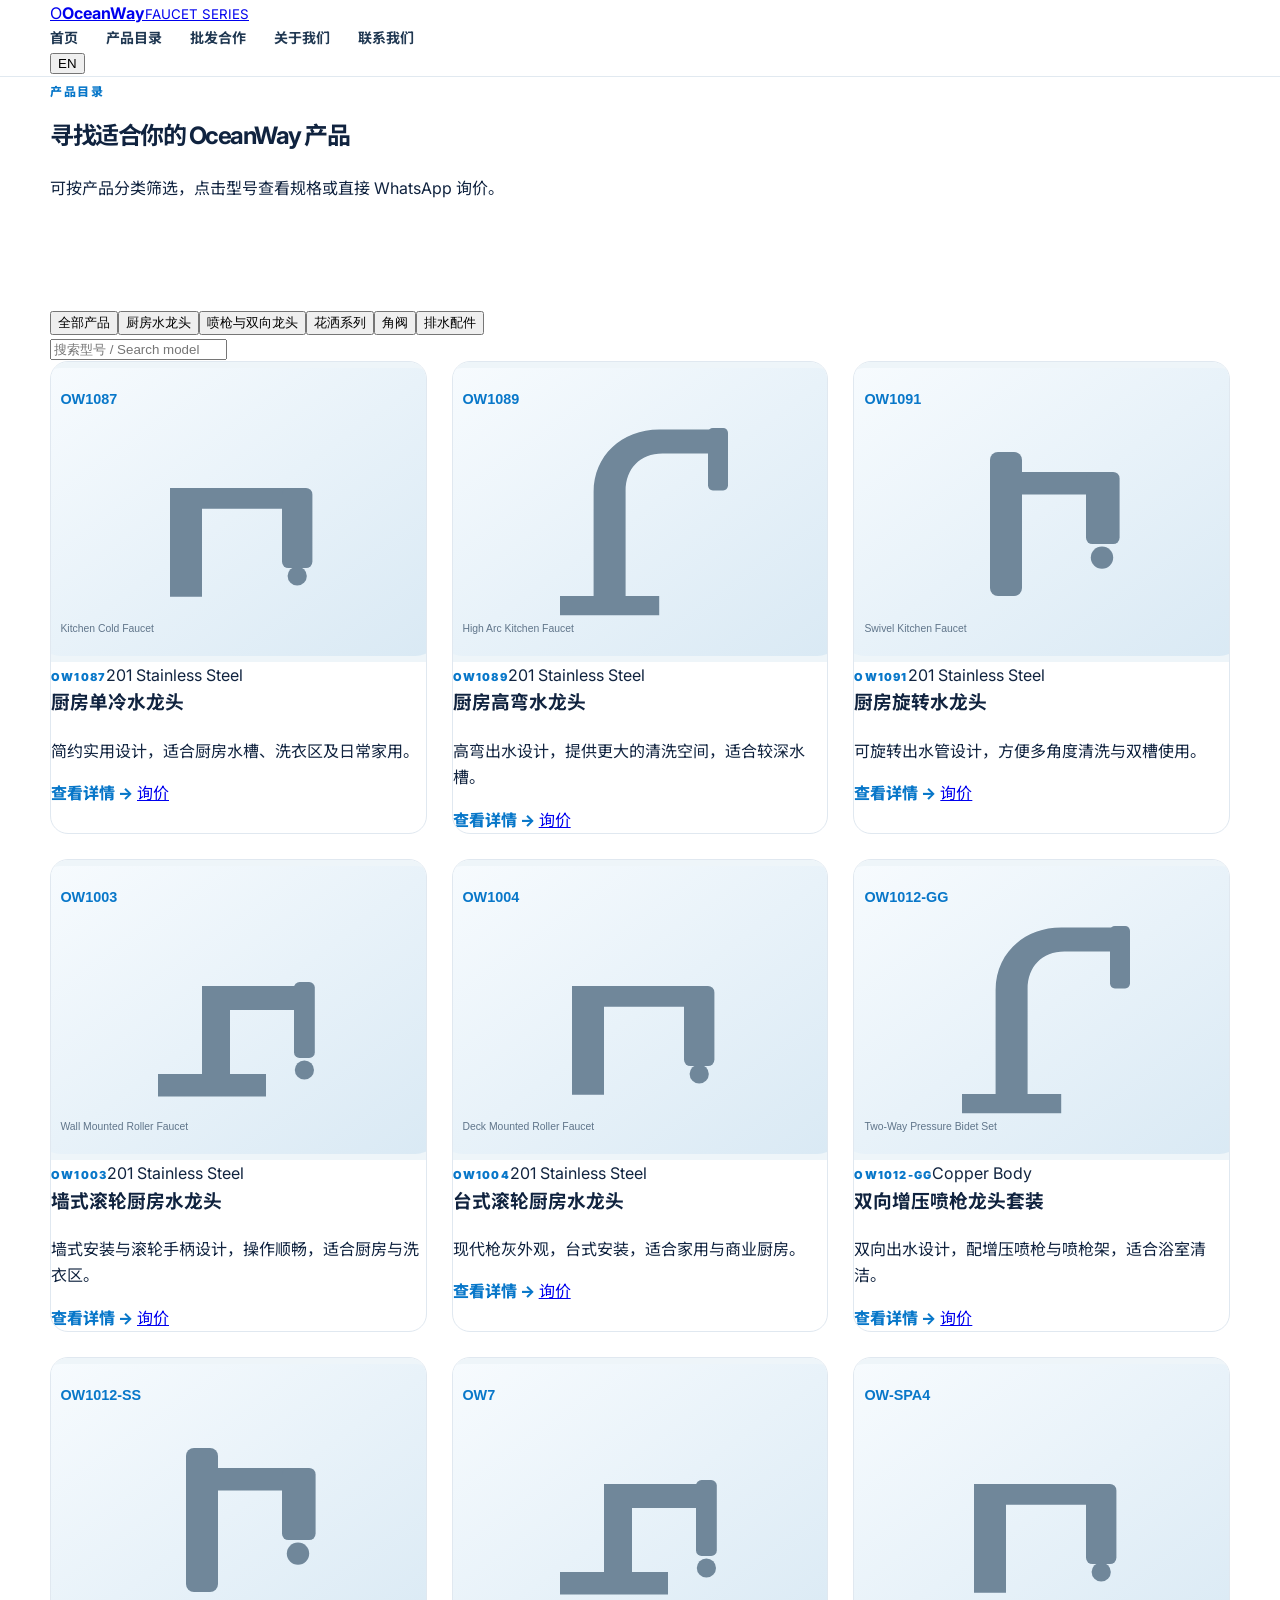
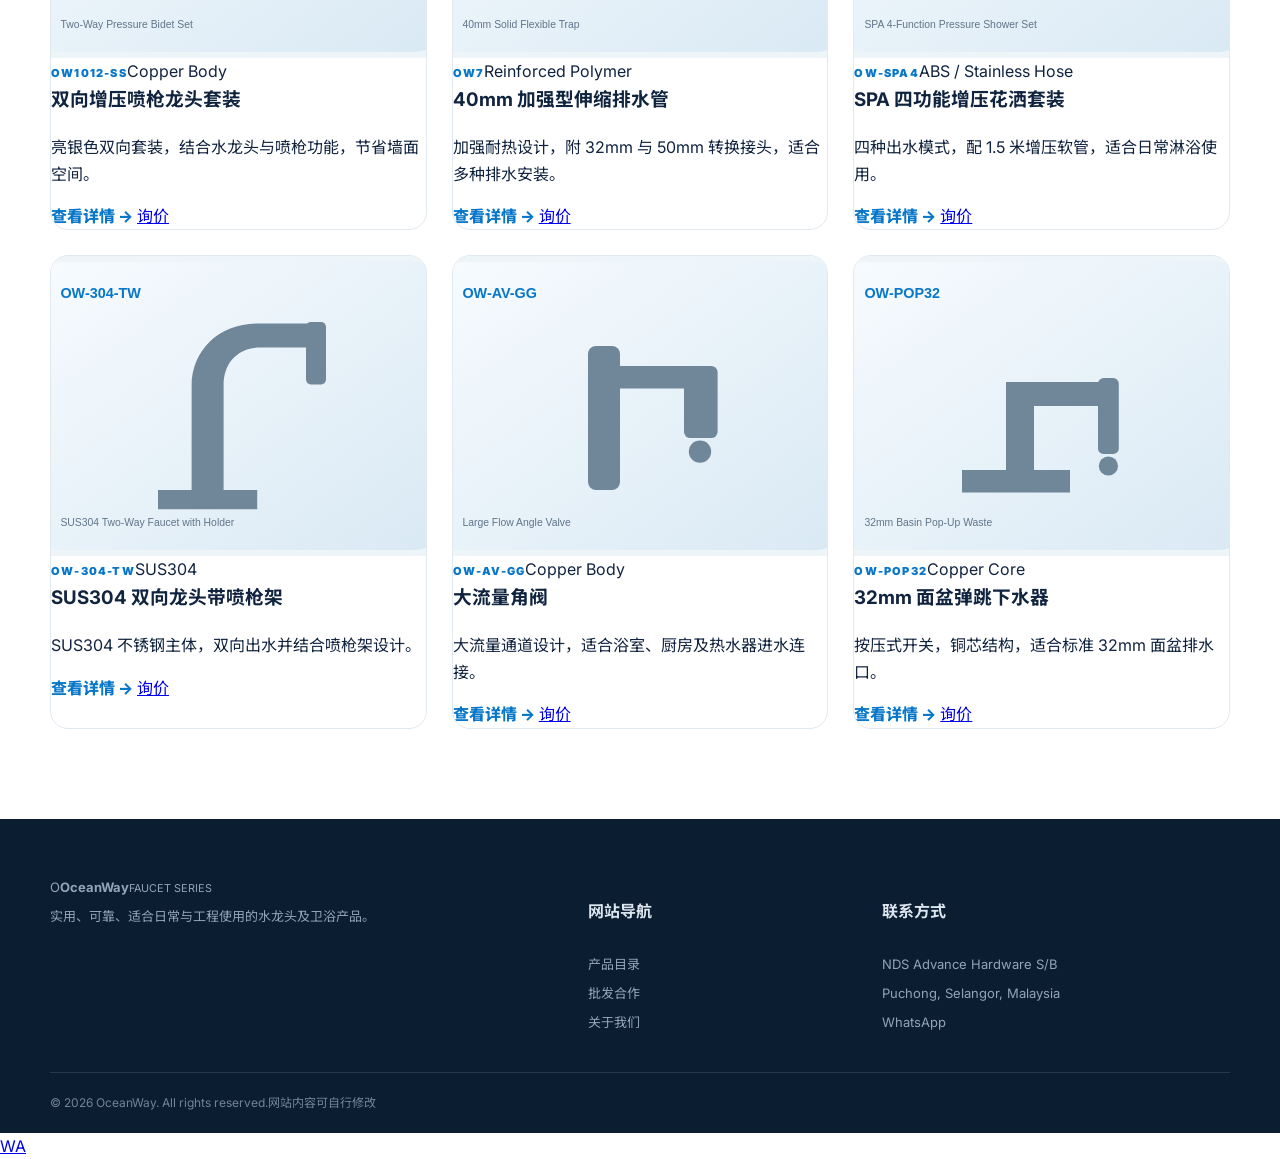
<file: products.html>
<!DOCTYPE html><html lang="zh"><head><meta charset="UTF-8">
<meta name="viewport" content="width=device-width, initial-scale=1.0">
<meta name="theme-color" content="#0877c9">
<link rel="preconnect" href="https://fonts.googleapis.com">
<link rel="preconnect" href="https://fonts.gstatic.com" crossorigin>
<link href="https://fonts.googleapis.com/css2?family=Inter:wght@400;500;600;700;800&family=Noto+Sans+SC:wght@400;500;600;700;800&display=swap" rel="stylesheet">
<link rel="stylesheet" href="assets/styles.css">
<title>Products | OceanWay Faucet</title><meta name="description" content="Browse OceanWay kitchen faucets, bidet sets, shower products, angle valves and drainage accessories."></head><body><header class="site-header">
<div class="container nav-wrap">
<a class="brand" href="index.html">
<span class="brand-icon">O</span>
<span><b>OceanWay</b><small>FAUCET SERIES</small></span>
</a>
<button class="mobile-menu" aria-label="Menu">☰</button>
<nav class="main-nav">
<a href="index.html" data-zh="首页" data-en="Home">首页</a>
<a href="products.html" data-zh="产品目录" data-en="Products">产品目录</a>
<a href="wholesale.html" data-zh="批发合作" data-en="Wholesale">批发合作</a>
<a href="about.html" data-zh="关于我们" data-en="About">关于我们</a>
<a href="contact.html" data-zh="联系我们" data-en="Contact">联系我们</a>
</nav>
<button class="lang-switch">EN</button>
</div>
</header>
<main><section class="page-hero"><div class="container"><span class="eyebrow" data-zh="产品目录" data-en="Product Catalogue">产品目录</span><h1 data-zh="寻找适合你的 OceanWay 产品" data-en="Find the right OceanWay product">寻找适合你的 OceanWay 产品</h1><p data-zh="可按产品分类筛选，点击型号查看规格或直接 WhatsApp 询价。" data-en="Filter by category, view model specifications or enquire directly on WhatsApp.">可按产品分类筛选，点击型号查看规格或直接 WhatsApp 询价。</p></div></section>
<section class="section"><div class="container">
<div class="catalog-toolbar">
<div class="filter-buttons">
<button data-filter="all" class="filter-btn active" data-zh="全部产品" data-en="All Products">全部产品</button><button data-filter="kitchen" class="filter-btn" data-zh="厨房水龙头" data-en="Kitchen Faucets">厨房水龙头</button><button data-filter="bidet" class="filter-btn" data-zh="喷枪与双向龙头" data-en="Bidet & Two-Way">喷枪与双向龙头</button><button data-filter="shower" class="filter-btn" data-zh="花洒系列" data-en="Shower Series">花洒系列</button><button data-filter="valve" class="filter-btn" data-zh="角阀" data-en="Angle Valves">角阀</button><button data-filter="drain" class="filter-btn" data-zh="排水配件" data-en="Drainage">排水配件</button>
</div>
<input id="productSearch" type="search" placeholder="搜索型号 / Search model">
</div>
<div class="product-grid" id="productGrid"><article class="product-card" data-category="kitchen" data-code="ow1087">
<a href="product.html?code=OW1087" class="product-image"><img src="assets/images/OW1087.svg" alt="Kitchen Cold Faucet"></a>
<div class="product-body">
<div class="product-top"><span class="product-code">OW1087</span><span class="pill">201 Stainless Steel</span></div>
<h3 data-zh="厨房单冷水龙头" data-en="Kitchen Cold Faucet">厨房单冷水龙头</h3>
<p data-zh="简约实用设计，适合厨房水槽、洗衣区及日常家用。" data-en="A practical everyday faucet for kitchen sinks, laundry areas and residential use.">简约实用设计，适合厨房水槽、洗衣区及日常家用。</p>
<div class="product-actions">
<a class="text-link" href="product.html?code=OW1087" data-zh="查看详情 →" data-en="View Details →">查看详情 →</a>
<a class="mini-wa wa-link" href="#" data-message="Hi OceanWay, I would like to enquire about OW1087." data-zh="询价" data-en="Enquire">询价</a>
</div></div></article>
<article class="product-card" data-category="kitchen" data-code="ow1089">
<a href="product.html?code=OW1089" class="product-image"><img src="assets/images/OW1089.svg" alt="High Arc Kitchen Faucet"></a>
<div class="product-body">
<div class="product-top"><span class="product-code">OW1089</span><span class="pill">201 Stainless Steel</span></div>
<h3 data-zh="厨房高弯水龙头" data-en="High Arc Kitchen Faucet">厨房高弯水龙头</h3>
<p data-zh="高弯出水设计，提供更大的清洗空间，适合较深水槽。" data-en="High-arc outlet provides more washing space and suits deeper kitchen sinks.">高弯出水设计，提供更大的清洗空间，适合较深水槽。</p>
<div class="product-actions">
<a class="text-link" href="product.html?code=OW1089" data-zh="查看详情 →" data-en="View Details →">查看详情 →</a>
<a class="mini-wa wa-link" href="#" data-message="Hi OceanWay, I would like to enquire about OW1089." data-zh="询价" data-en="Enquire">询价</a>
</div></div></article>
<article class="product-card" data-category="kitchen" data-code="ow1091">
<a href="product.html?code=OW1091" class="product-image"><img src="assets/images/OW1091.svg" alt="Swivel Kitchen Faucet"></a>
<div class="product-body">
<div class="product-top"><span class="product-code">OW1091</span><span class="pill">201 Stainless Steel</span></div>
<h3 data-zh="厨房旋转水龙头" data-en="Swivel Kitchen Faucet">厨房旋转水龙头</h3>
<p data-zh="可旋转出水管设计，方便多角度清洗与双槽使用。" data-en="Swivel spout supports multi-angle washing and double-bowl sink use.">可旋转出水管设计，方便多角度清洗与双槽使用。</p>
<div class="product-actions">
<a class="text-link" href="product.html?code=OW1091" data-zh="查看详情 →" data-en="View Details →">查看详情 →</a>
<a class="mini-wa wa-link" href="#" data-message="Hi OceanWay, I would like to enquire about OW1091." data-zh="询价" data-en="Enquire">询价</a>
</div></div></article>
<article class="product-card" data-category="kitchen" data-code="ow1003">
<a href="product.html?code=OW1003" class="product-image"><img src="assets/images/OW1003.svg" alt="Wall Mounted Roller Faucet"></a>
<div class="product-body">
<div class="product-top"><span class="product-code">OW1003</span><span class="pill">201 Stainless Steel</span></div>
<h3 data-zh="墙式滚轮厨房水龙头" data-en="Wall Mounted Roller Faucet">墙式滚轮厨房水龙头</h3>
<p data-zh="墙式安装与滚轮手柄设计，操作顺畅，适合厨房与洗衣区。" data-en="Wall-mounted design with a smooth roller handle for kitchens and laundry areas.">墙式安装与滚轮手柄设计，操作顺畅，适合厨房与洗衣区。</p>
<div class="product-actions">
<a class="text-link" href="product.html?code=OW1003" data-zh="查看详情 →" data-en="View Details →">查看详情 →</a>
<a class="mini-wa wa-link" href="#" data-message="Hi OceanWay, I would like to enquire about OW1003." data-zh="询价" data-en="Enquire">询价</a>
</div></div></article>
<article class="product-card" data-category="kitchen" data-code="ow1004">
<a href="product.html?code=OW1004" class="product-image"><img src="assets/images/OW1004.svg" alt="Deck Mounted Roller Faucet"></a>
<div class="product-body">
<div class="product-top"><span class="product-code">OW1004</span><span class="pill">201 Stainless Steel</span></div>
<h3 data-zh="台式滚轮厨房水龙头" data-en="Deck Mounted Roller Faucet">台式滚轮厨房水龙头</h3>
<p data-zh="现代枪灰外观，台式安装，适合家用与商业厨房。" data-en="Modern gun-grey finish with deck mounting for residential and commercial kitchens.">现代枪灰外观，台式安装，适合家用与商业厨房。</p>
<div class="product-actions">
<a class="text-link" href="product.html?code=OW1004" data-zh="查看详情 →" data-en="View Details →">查看详情 →</a>
<a class="mini-wa wa-link" href="#" data-message="Hi OceanWay, I would like to enquire about OW1004." data-zh="询价" data-en="Enquire">询价</a>
</div></div></article>
<article class="product-card" data-category="bidet" data-code="ow1012-gg">
<a href="product.html?code=OW1012-GG" class="product-image"><img src="assets/images/OW1012-GG.svg" alt="Two-Way Pressure Bidet Set"></a>
<div class="product-body">
<div class="product-top"><span class="product-code">OW1012-GG</span><span class="pill">Copper Body</span></div>
<h3 data-zh="双向增压喷枪龙头套装" data-en="Two-Way Pressure Bidet Set">双向增压喷枪龙头套装</h3>
<p data-zh="双向出水设计，配增压喷枪与喷枪架，适合浴室清洁。" data-en="Two-way outlet with pressure bidet head and holder for everyday bathroom cleaning.">双向出水设计，配增压喷枪与喷枪架，适合浴室清洁。</p>
<div class="product-actions">
<a class="text-link" href="product.html?code=OW1012-GG" data-zh="查看详情 →" data-en="View Details →">查看详情 →</a>
<a class="mini-wa wa-link" href="#" data-message="Hi OceanWay, I would like to enquire about OW1012-GG." data-zh="询价" data-en="Enquire">询价</a>
</div></div></article>
<article class="product-card" data-category="bidet" data-code="ow1012-ss">
<a href="product.html?code=OW1012-SS" class="product-image"><img src="assets/images/OW1012-SS.svg" alt="Two-Way Pressure Bidet Set"></a>
<div class="product-body">
<div class="product-top"><span class="product-code">OW1012-SS</span><span class="pill">Copper Body</span></div>
<h3 data-zh="双向增压喷枪龙头套装" data-en="Two-Way Pressure Bidet Set">双向增压喷枪龙头套装</h3>
<p data-zh="亮银色双向套装，结合水龙头与喷枪功能，节省墙面空间。" data-en="Silver two-way set combining faucet and bidet functions to save wall space.">亮银色双向套装，结合水龙头与喷枪功能，节省墙面空间。</p>
<div class="product-actions">
<a class="text-link" href="product.html?code=OW1012-SS" data-zh="查看详情 →" data-en="View Details →">查看详情 →</a>
<a class="mini-wa wa-link" href="#" data-message="Hi OceanWay, I would like to enquire about OW1012-SS." data-zh="询价" data-en="Enquire">询价</a>
</div></div></article>
<article class="product-card" data-category="drain" data-code="ow7">
<a href="product.html?code=OW7" class="product-image"><img src="assets/images/OW7.svg" alt="40mm Solid Flexible Trap"></a>
<div class="product-body">
<div class="product-top"><span class="product-code">OW7</span><span class="pill">Reinforced Polymer</span></div>
<h3 data-zh="40mm 加强型伸缩排水管" data-en="40mm Solid Flexible Trap">40mm 加强型伸缩排水管</h3>
<p data-zh="加强耐热设计，附 32mm 与 50mm 转换接头，适合多种排水安装。" data-en="Heat-resistant reinforced trap with 32mm and 50mm adapters for flexible installation.">加强耐热设计，附 32mm 与 50mm 转换接头，适合多种排水安装。</p>
<div class="product-actions">
<a class="text-link" href="product.html?code=OW7" data-zh="查看详情 →" data-en="View Details →">查看详情 →</a>
<a class="mini-wa wa-link" href="#" data-message="Hi OceanWay, I would like to enquire about OW7." data-zh="询价" data-en="Enquire">询价</a>
</div></div></article>
<article class="product-card" data-category="shower" data-code="ow-spa4">
<a href="product.html?code=OW-SPA4" class="product-image"><img src="assets/images/OW-SPA4.svg" alt="SPA 4-Function Pressure Shower Set"></a>
<div class="product-body">
<div class="product-top"><span class="product-code">OW-SPA4</span><span class="pill">ABS / Stainless Hose</span></div>
<h3 data-zh="SPA 四功能增压花洒套装" data-en="SPA 4-Function Pressure Shower Set">SPA 四功能增压花洒套装</h3>
<p data-zh="四种出水模式，配 1.5 米增压软管，适合日常淋浴使用。" data-en="Four spray modes with a 1.5m pressure hose for comfortable daily showering.">四种出水模式，配 1.5 米增压软管，适合日常淋浴使用。</p>
<div class="product-actions">
<a class="text-link" href="product.html?code=OW-SPA4" data-zh="查看详情 →" data-en="View Details →">查看详情 →</a>
<a class="mini-wa wa-link" href="#" data-message="Hi OceanWay, I would like to enquire about OW-SPA4." data-zh="询价" data-en="Enquire">询价</a>
</div></div></article>
<article class="product-card" data-category="bidet" data-code="ow-304-tw">
<a href="product.html?code=OW-304-TW" class="product-image"><img src="assets/images/OW-304-TW.svg" alt="SUS304 Two-Way Faucet with Holder"></a>
<div class="product-body">
<div class="product-top"><span class="product-code">OW-304-TW</span><span class="pill">SUS304</span></div>
<h3 data-zh="SUS304 双向龙头带喷枪架" data-en="SUS304 Two-Way Faucet with Holder">SUS304 双向龙头带喷枪架</h3>
<p data-zh="SUS304 不锈钢主体，双向出水并结合喷枪架设计。" data-en="SUS304 stainless steel body with two-way outlet and integrated bidet holder.">SUS304 不锈钢主体，双向出水并结合喷枪架设计。</p>
<div class="product-actions">
<a class="text-link" href="product.html?code=OW-304-TW" data-zh="查看详情 →" data-en="View Details →">查看详情 →</a>
<a class="mini-wa wa-link" href="#" data-message="Hi OceanWay, I would like to enquire about OW-304-TW." data-zh="询价" data-en="Enquire">询价</a>
</div></div></article>
<article class="product-card" data-category="valve" data-code="ow-av-gg">
<a href="product.html?code=OW-AV-GG" class="product-image"><img src="assets/images/OW-AV-GG.svg" alt="Large Flow Angle Valve"></a>
<div class="product-body">
<div class="product-top"><span class="product-code">OW-AV-GG</span><span class="pill">Copper Body</span></div>
<h3 data-zh="大流量角阀" data-en="Large Flow Angle Valve">大流量角阀</h3>
<p data-zh="大流量通道设计，适合浴室、厨房及热水器进水连接。" data-en="High-flow channel suitable for bathroom, kitchen and water-heater inlet connections.">大流量通道设计，适合浴室、厨房及热水器进水连接。</p>
<div class="product-actions">
<a class="text-link" href="product.html?code=OW-AV-GG" data-zh="查看详情 →" data-en="View Details →">查看详情 →</a>
<a class="mini-wa wa-link" href="#" data-message="Hi OceanWay, I would like to enquire about OW-AV-GG." data-zh="询价" data-en="Enquire">询价</a>
</div></div></article>
<article class="product-card" data-category="drain" data-code="ow-pop32">
<a href="product.html?code=OW-POP32" class="product-image"><img src="assets/images/OW-POP32.svg" alt="32mm Basin Pop-Up Waste"></a>
<div class="product-body">
<div class="product-top"><span class="product-code">OW-POP32</span><span class="pill">Copper Core</span></div>
<h3 data-zh="32mm 面盆弹跳下水器" data-en="32mm Basin Pop-Up Waste">32mm 面盆弹跳下水器</h3>
<p data-zh="按压式开关，铜芯结构，适合标准 32mm 面盆排水口。" data-en="Push-button operation with copper core for standard 32mm basin waste openings.">按压式开关，铜芯结构，适合标准 32mm 面盆排水口。</p>
<div class="product-actions">
<a class="text-link" href="product.html?code=OW-POP32" data-zh="查看详情 →" data-en="View Details →">查看详情 →</a>
<a class="mini-wa wa-link" href="#" data-message="Hi OceanWay, I would like to enquire about OW-POP32." data-zh="询价" data-en="Enquire">询价</a>
</div></div></article></div>
<div class="empty-state" id="emptyState" hidden data-zh="没有找到相关产品。" data-en="No matching products found.">没有找到相关产品。</div>
</div></section></main><footer class="site-footer">
<div class="container footer-grid">
<div>
<a class="brand footer-brand" href="index.html"><span class="brand-icon">O</span><span><b>OceanWay</b><small>FAUCET SERIES</small></span></a>
<p data-zh="实用、可靠、适合日常与工程使用的水龙头及卫浴产品。" data-en="Practical and reliable faucet and sanitary products for daily and project use.">实用、可靠、适合日常与工程使用的水龙头及卫浴产品。</p>
</div>
<div><h4 data-zh="网站导航" data-en="Navigation">网站导航</h4>
<a href="products.html" data-zh="产品目录" data-en="Products">产品目录</a>
<a href="wholesale.html" data-zh="批发合作" data-en="Wholesale">批发合作</a>
<a href="about.html" data-zh="关于我们" data-en="About">关于我们</a>
</div>
<div><h4 data-zh="联系方式" data-en="Contact">联系方式</h4>
<span>NDS Advance Hardware S/B</span>
<span>Puchong, Selangor, Malaysia</span>
<a href="#" class="wa-link" data-message="Hi OceanWay, I would like to know more about your products.">WhatsApp</a>
</div>
</div>
<div class="container footer-bottom"><span>© 2026 OceanWay. All rights reserved.</span><span data-zh="网站内容可自行修改" data-en="Website content is editable">网站内容可自行修改</span></div>
</footer>
<a class="floating-wa wa-link" href="#" data-message="Hi OceanWay, I would like to enquire about your products.">WA</a>
<script src="assets/script.js"></script></body></html>
</file>
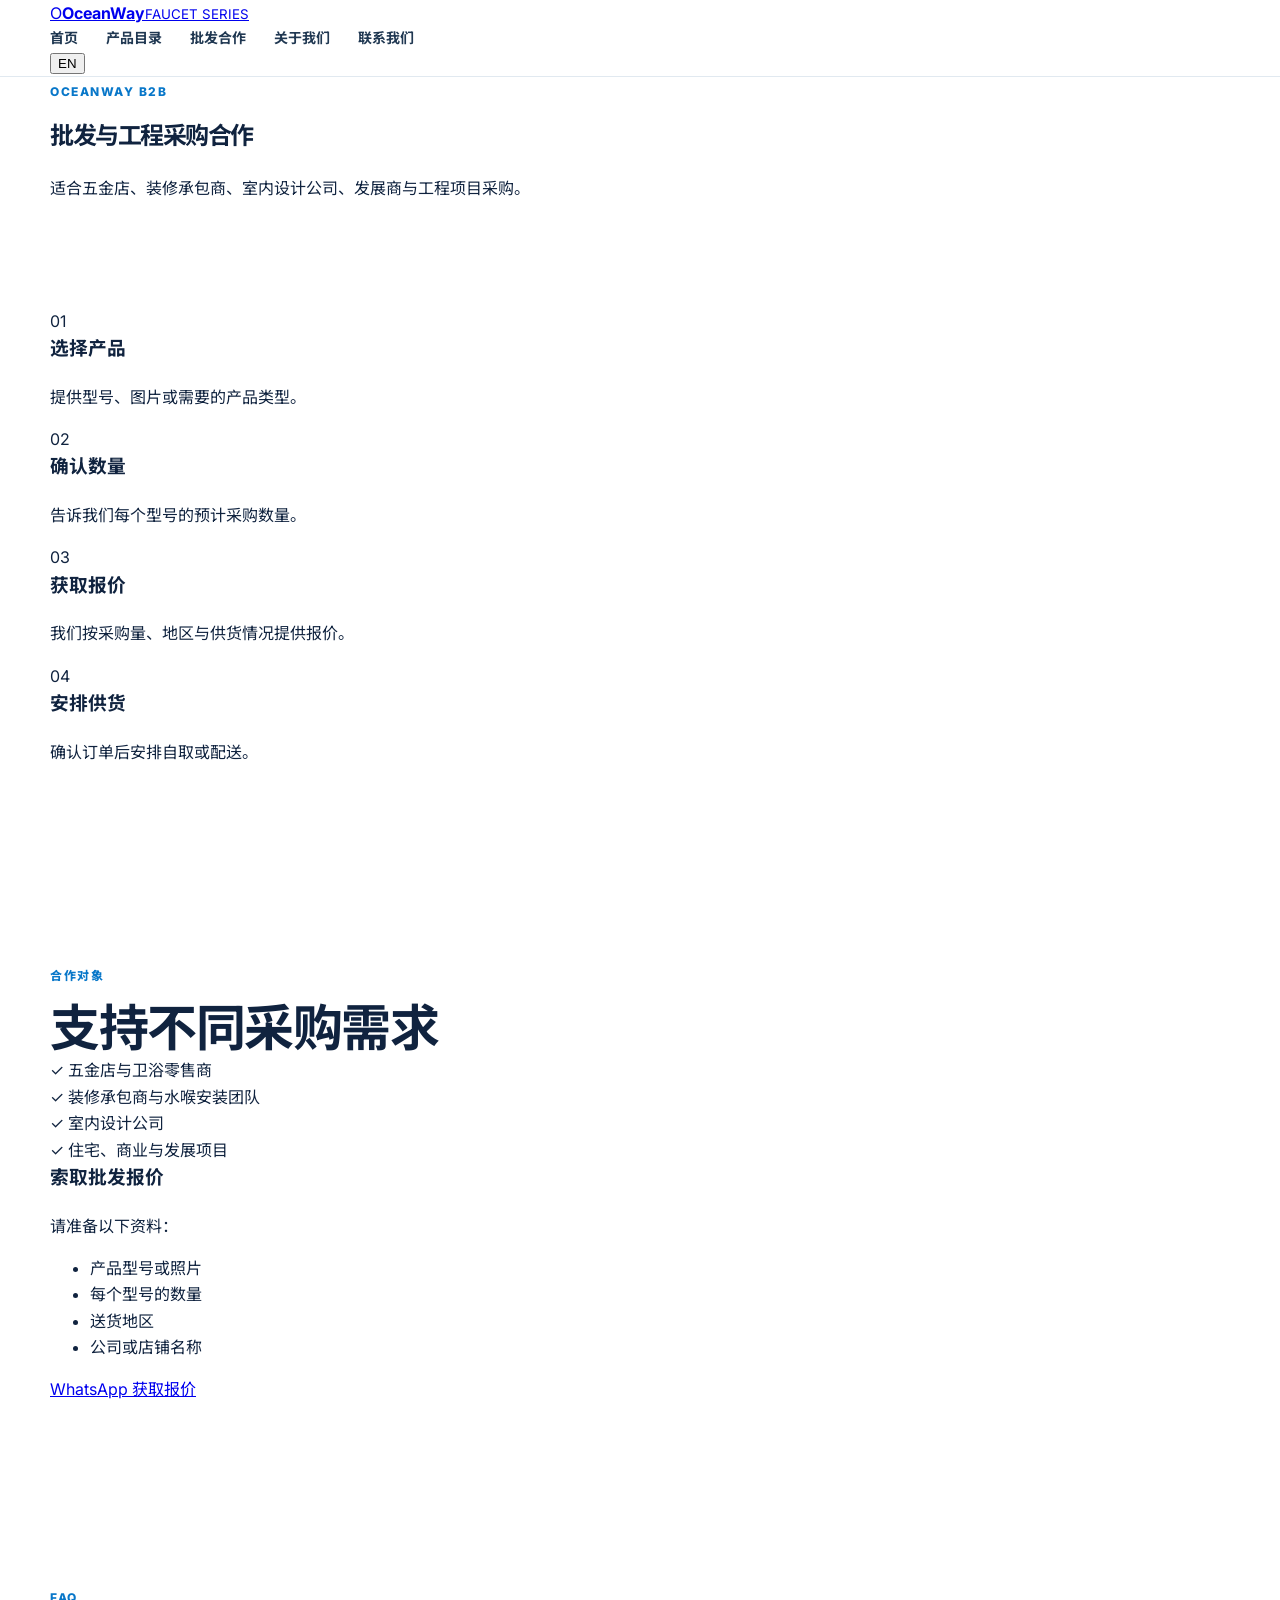
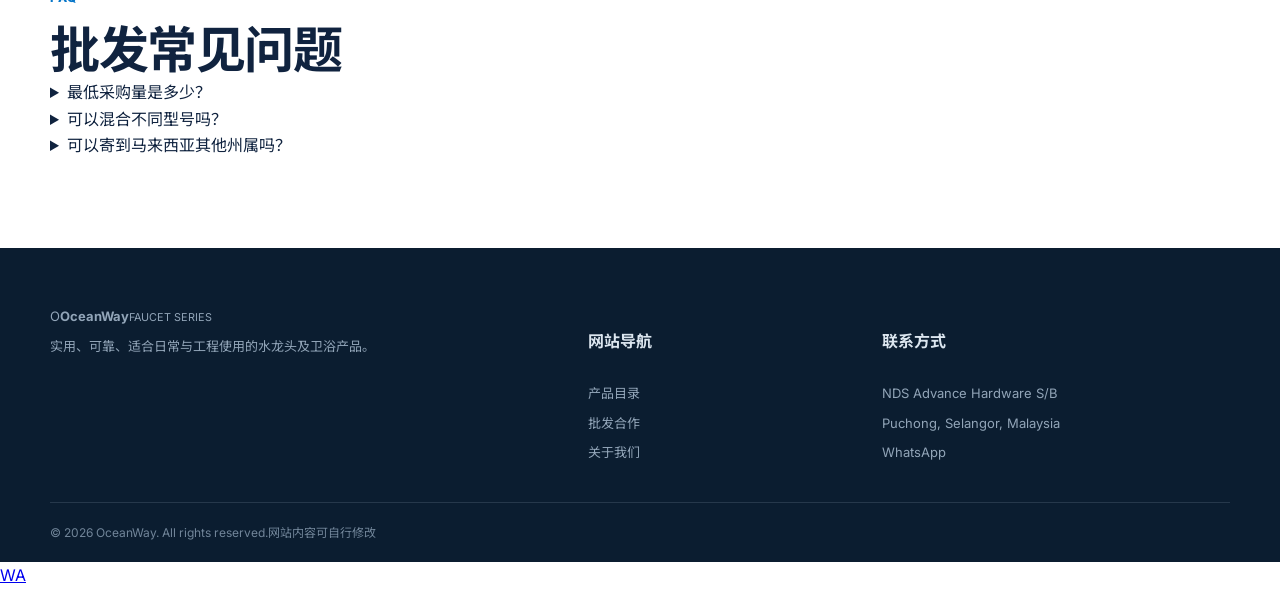
<file: wholesale.html>
<!DOCTYPE html><html lang="zh"><head><meta charset="UTF-8">
<meta name="viewport" content="width=device-width, initial-scale=1.0">
<meta name="theme-color" content="#0877c9">
<link rel="preconnect" href="https://fonts.googleapis.com">
<link rel="preconnect" href="https://fonts.gstatic.com" crossorigin>
<link href="https://fonts.googleapis.com/css2?family=Inter:wght@400;500;600;700;800&family=Noto+Sans+SC:wght@400;500;600;700;800&display=swap" rel="stylesheet">
<link rel="stylesheet" href="assets/styles.css">
<title>Wholesale | OceanWay Faucet</title><meta name="description" content="OceanWay wholesale supply for hardware stores, contractors, designers and project buyers in Malaysia."></head><body><header class="site-header">
<div class="container nav-wrap">
<a class="brand" href="index.html">
<span class="brand-icon">O</span>
<span><b>OceanWay</b><small>FAUCET SERIES</small></span>
</a>
<button class="mobile-menu" aria-label="Menu">☰</button>
<nav class="main-nav">
<a href="index.html" data-zh="首页" data-en="Home">首页</a>
<a href="products.html" data-zh="产品目录" data-en="Products">产品目录</a>
<a href="wholesale.html" data-zh="批发合作" data-en="Wholesale">批发合作</a>
<a href="about.html" data-zh="关于我们" data-en="About">关于我们</a>
<a href="contact.html" data-zh="联系我们" data-en="Contact">联系我们</a>
</nav>
<button class="lang-switch">EN</button>
</div>
</header>
<main><section class="page-hero dark"><div class="container"><span class="eyebrow light">OCEANWAY B2B</span><h1 data-zh="批发与工程采购合作" data-en="Wholesale and project supply">批发与工程采购合作</h1><p data-zh="适合五金店、装修承包商、室内设计公司、发展商与工程项目采购。" data-en="For hardware stores, renovation contractors, interior designers, developers and project buyers.">适合五金店、装修承包商、室内设计公司、发展商与工程项目采购。</p></div></section>
<section class="section"><div class="container process-grid">
<div><span>01</span><h3 data-zh="选择产品" data-en="Select Products">选择产品</h3><p data-zh="提供型号、图片或需要的产品类型。" data-en="Provide model codes, photos or required product types.">提供型号、图片或需要的产品类型。</p></div>
<div><span>02</span><h3 data-zh="确认数量" data-en="Confirm Quantity">确认数量</h3><p data-zh="告诉我们每个型号的预计采购数量。" data-en="Share the estimated quantity for each model.">告诉我们每个型号的预计采购数量。</p></div>
<div><span>03</span><h3 data-zh="获取报价" data-en="Receive Quote">获取报价</h3><p data-zh="我们按采购量、地区与供货情况提供报价。" data-en="We quote based on volume, location and availability.">我们按采购量、地区与供货情况提供报价。</p></div>
<div><span>04</span><h3 data-zh="安排供货" data-en="Arrange Supply">安排供货</h3><p data-zh="确认订单后安排自取或配送。" data-en="Arrange collection or delivery after order confirmation.">确认订单后安排自取或配送。</p></div>
</div></section>
<section class="section soft"><div class="container two-col">
<div><span class="eyebrow" data-zh="合作对象" data-en="Who We Supply">合作对象</span><h2 data-zh="支持不同采购需求" data-en="Supporting different buying needs">支持不同采购需求</h2><div class="check-list"><div>✓ <span data-zh="五金店与卫浴零售商" data-en="Hardware and sanitary retailers">五金店与卫浴零售商</span></div><div>✓ <span data-zh="装修承包商与水喉安装团队" data-en="Renovation and plumbing contractors">装修承包商与水喉安装团队</span></div><div>✓ <span data-zh="室内设计公司" data-en="Interior design firms">室内设计公司</span></div><div>✓ <span data-zh="住宅、商业与发展项目" data-en="Residential, commercial and development projects">住宅、商业与发展项目</span></div></div></div>
<div class="quote-panel"><h3 data-zh="索取批发报价" data-en="Request Wholesale Quote">索取批发报价</h3><p data-zh="请准备以下资料：" data-en="Please prepare:">请准备以下资料：</p><ul><li data-zh="产品型号或照片" data-en="Model code or product photo">产品型号或照片</li><li data-zh="每个型号的数量" data-en="Quantity per model">每个型号的数量</li><li data-zh="送货地区" data-en="Delivery area">送货地区</li><li data-zh="公司或店铺名称" data-en="Company or store name">公司或店铺名称</li></ul><a class="btn primary wa-link" href="#" data-message="Hi OceanWay, I would like to request a wholesale quotation. Company/Shop: ____ Model: ____ Quantity: ____ Delivery area: ____" data-zh="WhatsApp 获取报价" data-en="Request Quote on WhatsApp">WhatsApp 获取报价</a></div>
</div></section>
<section class="section"><div class="container faq"><span class="eyebrow">FAQ</span><h2 data-zh="批发常见问题" data-en="Wholesale FAQ">批发常见问题</h2>
<details><summary data-zh="最低采购量是多少？" data-en="What is the minimum order quantity?">最低采购量是多少？</summary><p data-zh="最低数量会因产品型号而不同。发送型号与预计数量后，我们会回复适用报价。" data-en="Minimum quantities vary by model. Send the model and estimated quantity for the applicable quotation.">最低数量会因产品型号而不同。发送型号与预计数量后，我们会回复适用报价。</p></details>
<details><summary data-zh="可以混合不同型号吗？" data-en="Can I mix different models?">可以混合不同型号吗？</summary><p data-zh="多数情况下可以安排混合型号，最终以库存、包装及采购数量为准。" data-en="Mixed models can usually be arranged, subject to stock, packing and order quantity.">多数情况下可以安排混合型号，最终以库存、包装及采购数量为准。</p></details>
<details><summary data-zh="可以寄到马来西亚其他州属吗？" data-en="Can you deliver across Malaysia?">可以寄到马来西亚其他州属吗？</summary><p data-zh="可以根据货物体积、重量与地区安排合适运输方式。" data-en="Delivery can be arranged based on shipment size, weight and destination.">可以根据货物体积、重量与地区安排合适运输方式。</p></details>
</div></section></main><footer class="site-footer">
<div class="container footer-grid">
<div>
<a class="brand footer-brand" href="index.html"><span class="brand-icon">O</span><span><b>OceanWay</b><small>FAUCET SERIES</small></span></a>
<p data-zh="实用、可靠、适合日常与工程使用的水龙头及卫浴产品。" data-en="Practical and reliable faucet and sanitary products for daily and project use.">实用、可靠、适合日常与工程使用的水龙头及卫浴产品。</p>
</div>
<div><h4 data-zh="网站导航" data-en="Navigation">网站导航</h4>
<a href="products.html" data-zh="产品目录" data-en="Products">产品目录</a>
<a href="wholesale.html" data-zh="批发合作" data-en="Wholesale">批发合作</a>
<a href="about.html" data-zh="关于我们" data-en="About">关于我们</a>
</div>
<div><h4 data-zh="联系方式" data-en="Contact">联系方式</h4>
<span>NDS Advance Hardware S/B</span>
<span>Puchong, Selangor, Malaysia</span>
<a href="#" class="wa-link" data-message="Hi OceanWay, I would like to know more about your products.">WhatsApp</a>
</div>
</div>
<div class="container footer-bottom"><span>© 2026 OceanWay. All rights reserved.</span><span data-zh="网站内容可自行修改" data-en="Website content is editable">网站内容可自行修改</span></div>
</footer>
<a class="floating-wa wa-link" href="#" data-message="Hi OceanWay, I would like to enquire about your products.">WA</a>
<script src="assets/script.js"></script></body></html>
</file>
<file: assets/styles.css>
* {
    box-sizing: border-box
}

html {
    scroll-behavior: smooth
}

body {
    margin: 0;
    font-family: Inter, "Noto Sans SC", Arial, sans-serif;
    color: #10233f;
    background: #fff;
    line-height: 1.65
}

img {
    max-width: 100%;
    display: block
}

.container {
    width: min(1180px, calc(100% - 40px));
    margin: 0 auto
}

.section {
    padding: 90px 0
}

.section-soft {
    background: #f5f9fc
}

.eyebrow {
    display: inline-block;
    margin-bottom: 14px;
    color: #0877c9;
    font-size: 12px;
    font-weight: 800;
    letter-spacing: 1.5px;
    text-transform: uppercase
}

.eyebrow-light {
    color: #a7ddff
}

h1,
h2,
h3,
p {
    margin-top: 0
}

h1,
h2 {
    letter-spacing: -1.5px
}

h2 {
    margin-bottom: 0;
    font-size: clamp(32px, 4vw, 50px);
    line-height: 1.15
}

.button {
    display: inline-flex;
    align-items: center;
    justify-content: center;
    min-height: 50px;
    padding: 12px 24px;
    border: 1px solid transparent;
    border-radius: 9px;
    text-decoration: none;
    font-weight: 800;
    transition: .2s
}

.button:hover {
    transform: translateY(-2px)
}

.button-primary {
    color: #fff;
    background: #0877c9
}

.button-secondary {
    color: #16324f;
    background: #fff;
    border-color: #b7c8d8
}

.button-white {
    color: #0877c9;
    background: #fff
}

.text-link {
    color: #0877c9;
    text-decoration: none;
    font-weight: 800
}

.site-header {
    position: sticky;
    top: 0;
    z-index: 50;
    background: rgba(255, 255, 255, .95);
    border-bottom: 1px solid #e1e9f0;
    backdrop-filter: blur(14px)
}

.header-inner {
    min-height: 80px;
    display: flex;
    align-items: center;
    gap: 28px
}

.brand {
    margin-right: auto;
    display: inline-flex;
    align-items: center
}

.brand-logo {
    width: 120px;
    height: auto;
    object-fit: contain;

    object-position: left center;
}

.main-nav {
    display: flex;
    align-items: center;
    gap: 28px
}

.main-nav a {
    color: #203852;
    text-decoration: none;
    font-size: 14px;
    font-weight: 700
}

.main-nav a:hover {
    color: #0877c9
}

.language-button {
  padding: 11px 16px;
  color: #10233f;
  background: #ffffff;
  border: 1px solid #d7e1ea;
  border-radius: 10px;
  font-weight: 800;
  cursor: pointer;
}
.header-whatsapp {
  display: inline-flex;
  align-items: center;
  justify-content: center;
  min-height: 48px;
  padding: 10px 22px;
  color: #ffffff;
  background: #0877c9;
  border-radius: 10px;
  text-decoration: none;
  font-size: 14px;
  font-weight: 800;
  white-space: nowrap;
  box-shadow: 0 8px 20px rgba(8, 119, 201, 0.2);
  transition: 0.2s ease;
}

.header-whatsapp:hover {
  background: #0666ad;
  transform: translateY(-2px);
}

.header-whatsapp:hover {
    background: #0665ad;
    transform: translateY(-2px);
}
.mobile-menu {
    padding: 9px 13px;
    color: #10233f;
    background: #fff;
    border: 1px solid #d7e1ea;
    border-radius: 8px;
    font-weight: 800;
    cursor: pointer
}

.mobile-menu {
    display: none;
    font-size: 20px
}

.hero {
    overflow: hidden;
    padding: 95px 0 75px;
    background: radial-gradient(circle at top right, rgba(80, 174, 232, .18), transparent 34%), linear-gradient(135deg, #f9fcff, #eaf5fd)
}

.hero-grid {
    display: grid;
    grid-template-columns: 1.05fr .95fr;
    gap: 70px;
    align-items: center
}

.hero-content h1 {
    max-width: 760px;
    margin-bottom: 26px;
    font-size: clamp(48px, 6.5vw, 78px);
    line-height: 1.04
}

.hero-content>p {
    max-width: 680px;
    margin-bottom: 0;
    color: #5c7087;
    font-size: 18px
}

.hero-actions {
    display: flex;
    gap: 14px;
    margin: 35px 0
}

.hero-highlights {
    display: flex;
    gap: 38px
}

.hero-highlights div {
    display: flex;
    flex-direction: column
}

.hero-highlights strong {
    font-size: 16px
}

.hero-highlights span {
    color: #728298;
    font-size: 12px
}

.hero-visual {
    position: relative
}

.hero-image-card {
    overflow: hidden;
    min-height: 520px;
    border-radius: 28px;
    background: #dcebf5;
    box-shadow: 0 32px 70px rgba(22, 68, 106, .22)
}

.hero-image-card img {
    width: 100%;
    height: 520px;
    object-fit: cover
}

.hero-floating-card {
    position: absolute;
    right: -20px;
    top: 55px;
    min-width: 190px;
    padding: 18px 22px;
    background: #fff;
    border-radius: 14px;
    box-shadow: 0 16px 40px rgba(15, 42, 70, .16)
}

.hero-floating-card span,
.hero-floating-card strong {
    display: block
}

.hero-floating-card span {
    color: #75869a;
    font-size: 11px
}

.hero-floating-card strong {
    margin-top: 4px;
    font-size: 16px
}

.section-heading {
    display: flex;
    align-items: end;
    justify-content: space-between;
    gap: 30px;
    margin-bottom: 38px
}

.category-grid {
    display: grid;
    grid-template-columns: repeat(4, 1fr);
    gap: 20px
}

.category-card {
    min-height: 220px;
    padding: 28px;
    color: #10233f;
    background: #fff;
    border: 1px solid #e0e8f0;
    border-radius: 17px;
    text-decoration: none;
    transition: .22s
}

.category-card:hover {
    transform: translateY(-6px);
    box-shadow: 0 18px 45px rgba(25, 58, 92, .11)
}

.category-number {
    color: #0877c9;
    font-weight: 900
}

.category-card h3 {
    margin: 40px 0 8px;
    font-size: 19px
}

.category-card p {
    color: #6f8093;
    font-size: 13px
}

.product-grid {
    display: grid;
    grid-template-columns: repeat(3, 1fr);
    gap: 25px
}

.product-card {
    position: relative;
    overflow: hidden;
    background: #fff;
    border: 1px solid #e0e8f0;
    border-radius: 18px;
    transition: .22s
}

.product-card:hover {
    transform: translateY(-6px);
    box-shadow: 0 20px 48px rgba(25, 58, 92, .11)
}

.product-card-featured {
    border-color: #75bde8
}

.featured-label {
    position: absolute;
    top: 16px;
    right: 16px;
    z-index: 2;
    padding: 6px 11px;
    color: #fff;
    background: #0877c9;
    border-radius: 999px;
    font-size: 10px;
    font-weight: 800
}

.product-image {
    display: block;
    height: 300px;
    overflow: hidden;
    background: #eef5f9
}

.product-image img {
    width: 100%;
    height: 100%;
    object-fit: cover
}

.product-content {
    padding: 24px
}

.product-code {
    color: #0877c9;
    font-size: 11px;
    font-weight: 900;
    letter-spacing: 1.2px
}

.product-content h3 {
    margin: 8px 0 10px
}

.product-content p {
    min-height: 66px;
    color: #6a7c90;
    font-size: 13px
}

.why-grid {
    display: grid;
    grid-template-columns: 1fr 1fr;
    gap: 70px;
    align-items: start
}

.why-grid>div:first-child p {
    margin-top: 25px;
    color: #65788d;
    font-size: 17px
}

.why-list {
    display: grid;
    gap: 12px
}

.why-list div {
    display: grid;
    grid-template-columns: 55px 1fr;
    gap: 18px;
    align-items: center;
    padding: 18px;
    background: #f8fbfd;
    border: 1px solid #e1e9f0;
    border-radius: 13px
}

.why-list strong {
    color: #0877c9
}

.wholesale-section {
    padding-top: 0
}

.wholesale-card {
    display: flex;
    align-items: center;
    justify-content: space-between;
    gap: 45px;
    padding: 55px;
    color: #fff;
    background: linear-gradient(135deg, #073d69, #0d5f96);
    border-radius: 24px
}

.wholesale-card p {
    max-width: 720px;
    margin: 20px 0 0;
    color: #d2e4ef
}

.final-cta {
    display: flex;
    align-items: center;
    justify-content: space-between;
    gap: 35px;
    padding-top: 65px;
    border-top: 1px solid #e1e8ef
}

.site-footer {
    padding: 58px 0 20px;
    color: #dce6ef;
    background: #0b1d30
}

.footer-grid {
    display: grid;
    grid-template-columns: 1.4fr .7fr 1fr;
    gap: 50px
}

.footer-logo {
    width: 175px;
    max-height: 65px;
    object-fit: contain;
    object-position: left center;
    margin-bottom: 18px
}

.footer-grid>div {
    display: flex;
    flex-direction: column;
    gap: 8px
}

.footer-grid h3 {
    margin-bottom: 8px;
    font-size: 15px
}

.footer-grid p,
.footer-grid a,
.footer-grid span {
    color: #92a5b8;
    text-decoration: none;
    font-size: 13px
}

.footer-bottom {
    margin-top: 38px;
    padding-top: 20px;
    color: #718599;
    border-top: 1px solid #26384b;
    font-size: 12px
}

.floating-whatsapp {
    position: fixed;
    right: 22px;
    bottom: 22px;
    z-index: 30;
    width: 58px;
    height: 58px;
    display: grid;
    place-items: center;
    color: #fff;
    background: #22c55e;
    border-radius: 50%;
    box-shadow: 0 12px 30px rgba(34, 197, 94, .35);
    text-decoration: none;
    font-weight: 900
}

@media(max-width:950px) {
    .mobile-menu {
        display: block
    }

    .main-nav {
        position: absolute;
        top: 78px;
        left: 0;
        right: 0;
        display: none;
        flex-direction: column;
        align-items: flex-start;
        padding: 22px;
        background: #fff;
        border-bottom: 1px solid #e1e8ef
    }

    .main-nav.open {
        display: flex
    }

    .hero-grid,
    .why-grid {
        grid-template-columns: 1fr
    }

    .category-grid,
    .product-grid {
        grid-template-columns: repeat(2, 1fr)
    }

    .hero-visual {
        max-width: 720px
    }
}

@media(max-width:640px) {
    .container {
        width: min(100% - 26px, 1180px)
    }

    .section {
        padding: 65px 0
    }

    .brand-logo {
        width: 145px
    }

    .hero {
        padding: 65px 0 50px
    }

    .hero-content h1 {
        font-size: 45px
    }

    .hero-actions,
    .hero-highlights,
    .section-heading,
    .wholesale-card,
    .final-cta {
        flex-direction: column;
        align-items: flex-start
    }

    .button {
        width: 100%
    }

    .category-grid,
    .product-grid,
    .footer-grid {
        grid-template-columns: 1fr
    }

    .hero-image-card {
        min-height: 380px
    }

    .hero-image-card img {
        height: 380px
    }

    .hero-floating-card {
        right: 10px
    }

    .wholesale-card {
        padding: 34px 24px
    }
}
/* ===== Footer Mobile V2 ===== */
@media (max-width: 768px) {

  footer {
    padding: 36px 24px 24px !important;
  }

  .footer-container,
  .footer-content {
    display: block !important;
  }

  .footer-brand {
    margin-bottom: 32px !important;
  }

  .footer-brand img {
    width: 150px !important;
    height: auto !important;
    display: block !important;
    margin-bottom: 18px !important;
  }

  .footer-brand p {
    font-size: 15px !important;
    line-height: 1.7 !important;
    margin: 0 !important;
  }

  .footer-column {
    margin-bottom: 30px !important;
  }

  .footer-column h3,
  .footer-column h4 {
    margin-bottom: 14px !important;
  }

  .footer-column a,
  .footer-column p {
    margin-bottom: 10px !important;
    line-height: 1.6 !important;
  }

  .footer-bottom {
    margin-top: 20px !important;
    padding-top: 18px !important;
  }

  .footer-bottom p {
    margin: 0 !important;
    font-size: 14px !important;
  }
}
/* ===== OceanWay Logo Fix ===== */

.footer-brand img {
  width: 150px !important;
  height: auto !important;
  object-fit: contain;
  background: transparent !important;
}

/* Mobile */
@media (max-width: 768px) {
  .footer-brand img {
    width: 130px !important;
    height: auto !important;
  }
}
</file>
